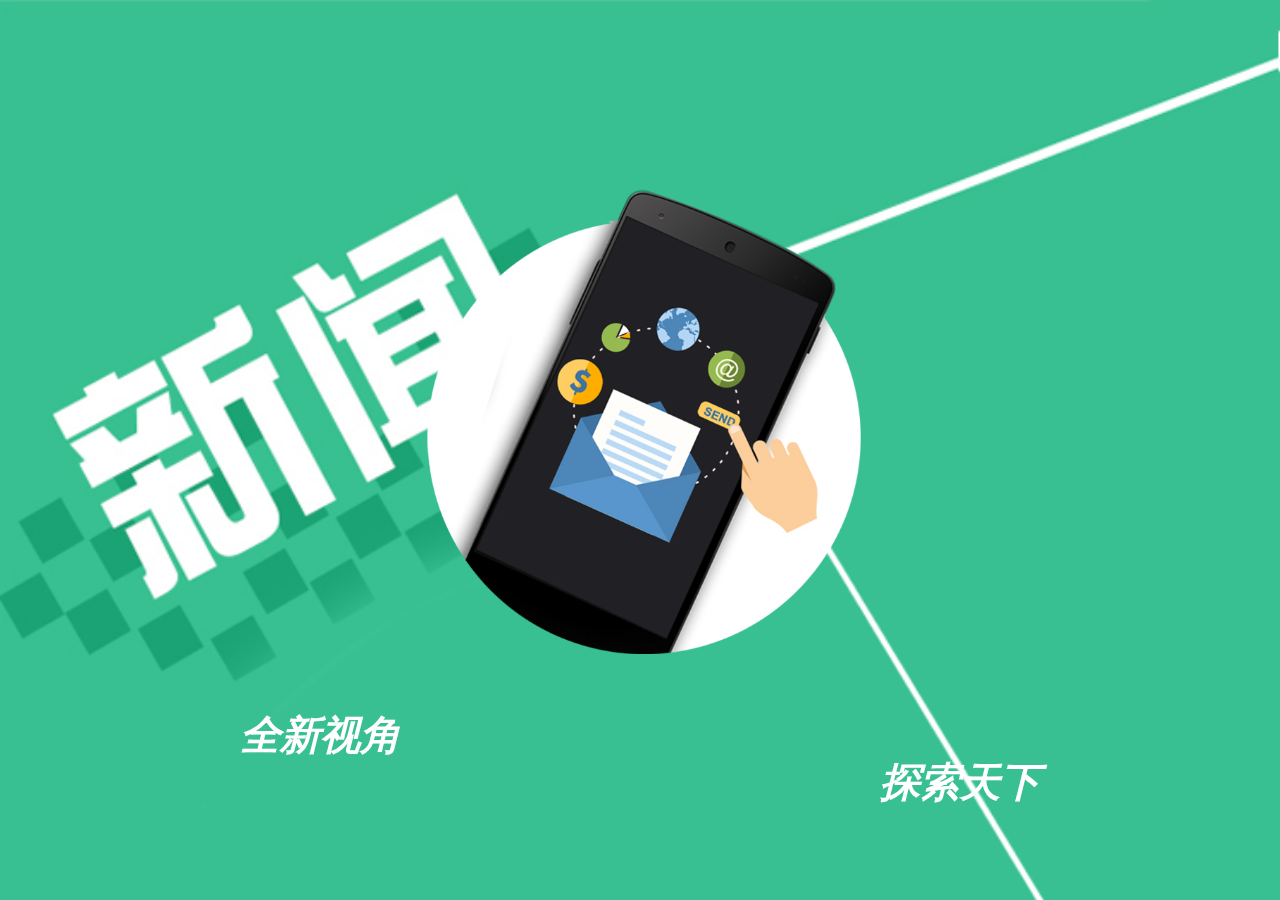
<file: index.html>
<!DOCTYPE html>
<html>
<head>
    <meta charset="utf-8">
    <meta name="viewport" content="initial-scale=1.0, maximum-scale=1.0, user-scalable=no" />
    <meta name="x5-orientation" content="portrait | landscape" />
    <meta name="format-detection" content="telephone=no, email=no" />
    <meta name="screen-orientation" content="portrait">
    <link rel="shortcut icon" href="img/favicon.png">
    <link rel="stylesheet" href="css/swiper.min.css">
    <link rel="stylesheet" href="css/animate.css">
    <link rel="stylesheet" href="css/index.css">
    <script src="js/jquery.js"></script>
    <script src="js/swiper.jquery.js"></script>
    <script src="js/swiper.animate1.0.2.min.js"></script>
    <title>News-APP</title>
</head>
<body>
<div class="swiper-container">
    <div class="swiper-wrapper">
        <div class="swiper-slide">
            <div class="bg11 ani" swiper-animate-effect="zoomIn" swiper-animate-duration="0.5s" swiper-animate-delay="0.2s"></div>
            <div class="word">
                <div class="word1 ani" swiper-animate-effect="fadeInLeft" swiper-animate-duration="0.5s" swiper-animate-delay="0.7s">全新视角</div>
                <div class="word2 ani" swiper-animate-effect="fadeInRight" swiper-animate-duration="0.5s" swiper-animate-delay="0.7s">探索天下</div>
            </div>
        </div>
        <div class="swiper-slide">
            <div class="bg11 ani" swiper-animate-effect="zoomIn" swiper-animate-duration="0.5s" swiper-animate-delay="0.2s"></div>
            <div class="word">
                <div class="word1 ani" swiper-animate-effect="fadeInLeft" swiper-animate-duration="0.5s" swiper-animate-delay="0.2s">我的订阅</div>
                <div class="word2 ani" swiper-animate-effect="fadeInRight" swiper-animate-duration="0.5s" swiper-animate-delay="0.2s">专属定制</div>
            </div>
        </div>
        <div class="swiper-slide">
            <div class="bg11 ani" swiper-animate-effect="zoomIn" swiper-animate-duration="0.5s" swiper-animate-delay="0.2s"></div>
            <div class="word">
                <div class="word1 ani" swiper-animate-effect="fadeInLeft" swiper-animate-duration="0.5s" swiper-animate-delay="0.2s">化繁为简</div>
                <div class="word2 ani" swiper-animate-effect="fadeInRight" swiper-animate-duration="0.5s" swiper-animate-delay="0.2s">一目了然</div>
            </div>
        </div>
        <div class="swiper-slide">
            <div class="bg11 ani" swiper-animate-effect="zoomIn" swiper-animate-duration="0.5s" swiper-animate-delay="0.2s"></div>
            <div class="word">
                <div class="word1 ani" swiper-animate-effect="fadeInLeft" swiper-animate-duration="0.5s" swiper-animate-delay="0.2s">包罗万象</div>
                <div class="word2 ani" swiper-animate-effect="fadeInRight" swiper-animate-duration="0.5s" swiper-animate-delay="0.2s">精彩推荐</div>
            </div>
        </div>
        <div class="swiper-slide">
            <div class="bg11 ani" swiper-animate-effect="bounceIn" swiper-animate-duration="0.8s" swiper-animate-delay="0.2s"></div>
            <div class="word ani" swiper-animate-effect="swing" swiper-animate-duration="0.8s" swiper-animate-delay="0.5s">
                <a href="login.html"></a>
            </div>
        </div>
    </div>
    <!-- 分页器 -->
    <div class="swiper-pagination"></div>
</div>
</body>
<script>
    function resise(designSize,type) {
        var type= type || "x";
        var width = document.documentElement.clientWidth;
        var height = document.documentElement.clientHeight;
        if(type == "x"){
            var scale = width/designSize*100+"px";
        }else if(type == "y"){
            var scale = height/designSize*100+"px";
        }
        document.getElementsByTagName("html")[0].style.fontSize = scale;
    }
    resise(1334,"y");

    //swiper插件启用
    var mySwiper = new Swiper ('.swiper-container', {
        // 如果需要分页器
        // pagination: '.swiper-pagination',

        //添加动画
        onInit: function(swiper){ //Swiper2.x的初始化是onFirstInit
            swiperAnimateCache(swiper); //隐藏动画元素
            swiperAnimate(swiper); //初始化完成开始动画
        },
        onSlideChangeEnd: function(swiper){
            swiperAnimate(swiper); //每个slide切换结束时也运行当前slide动画
        }

    });
</script>
</html>
</file>
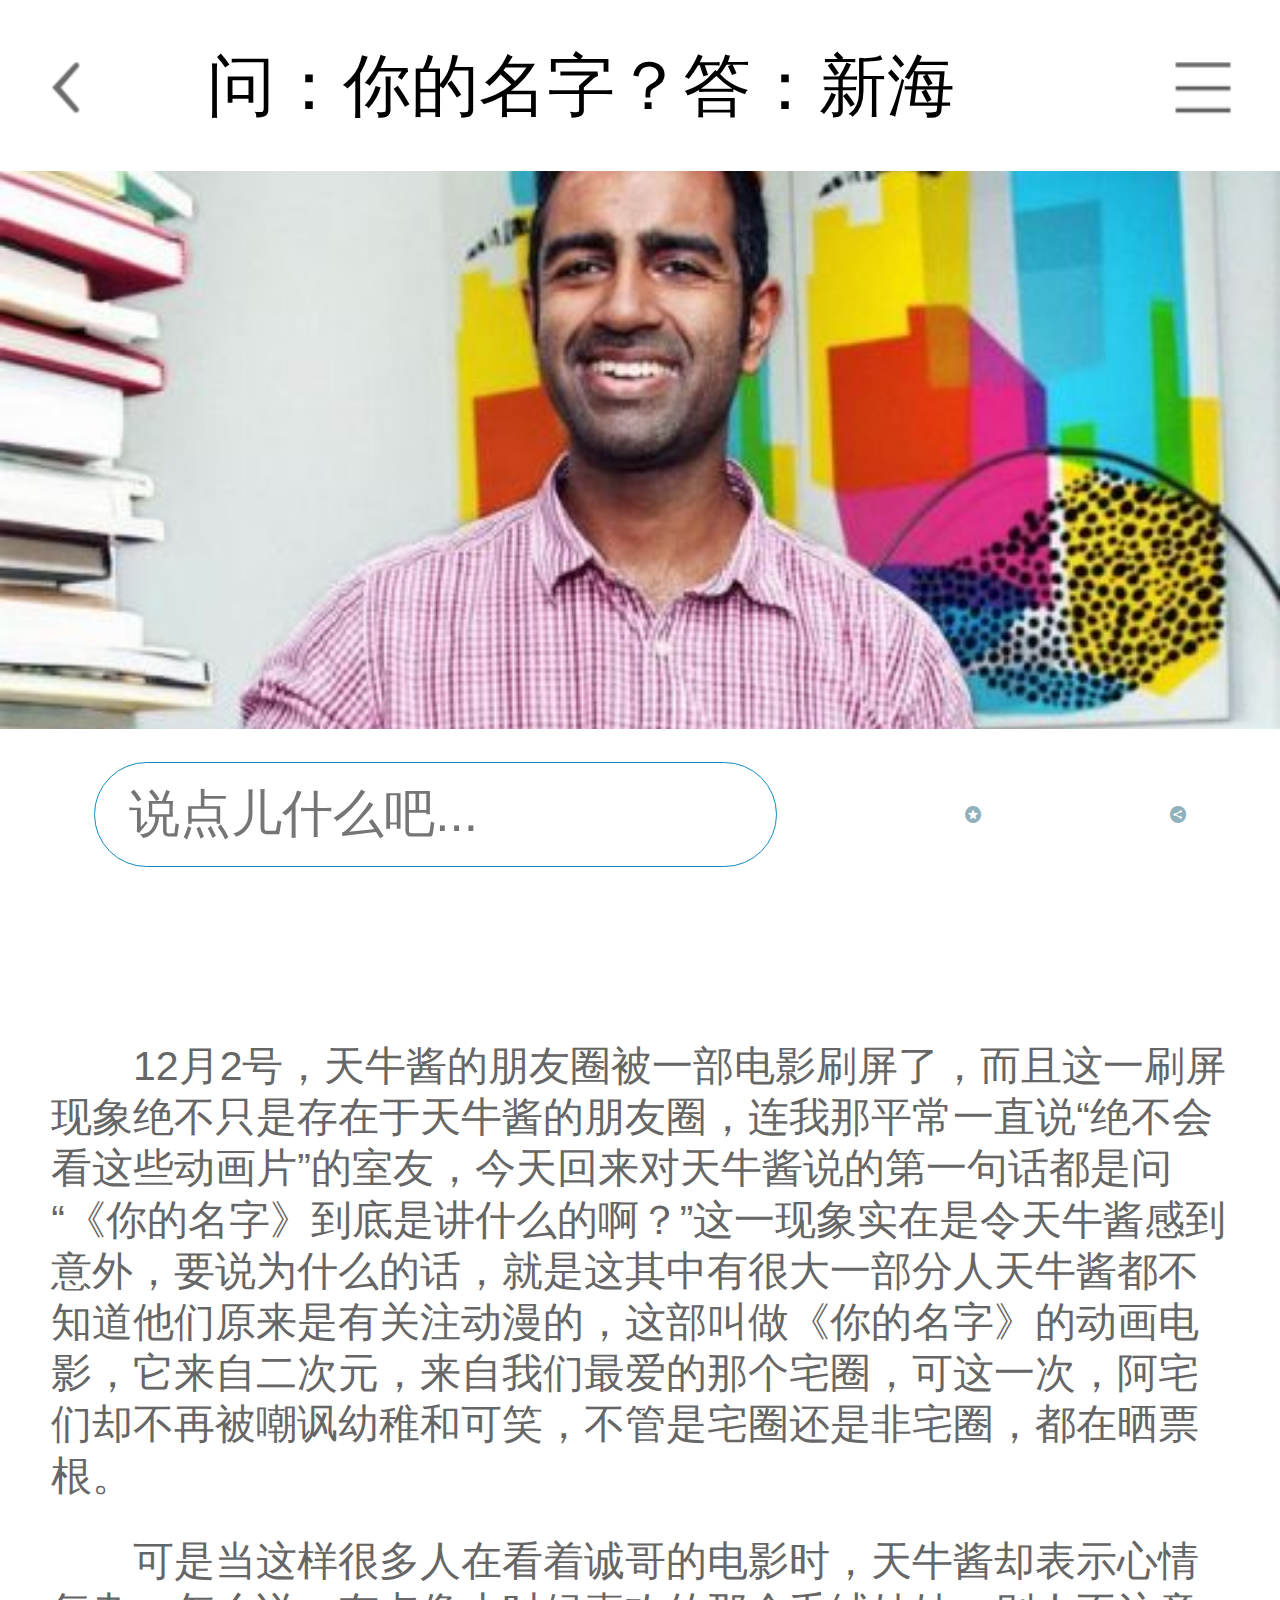
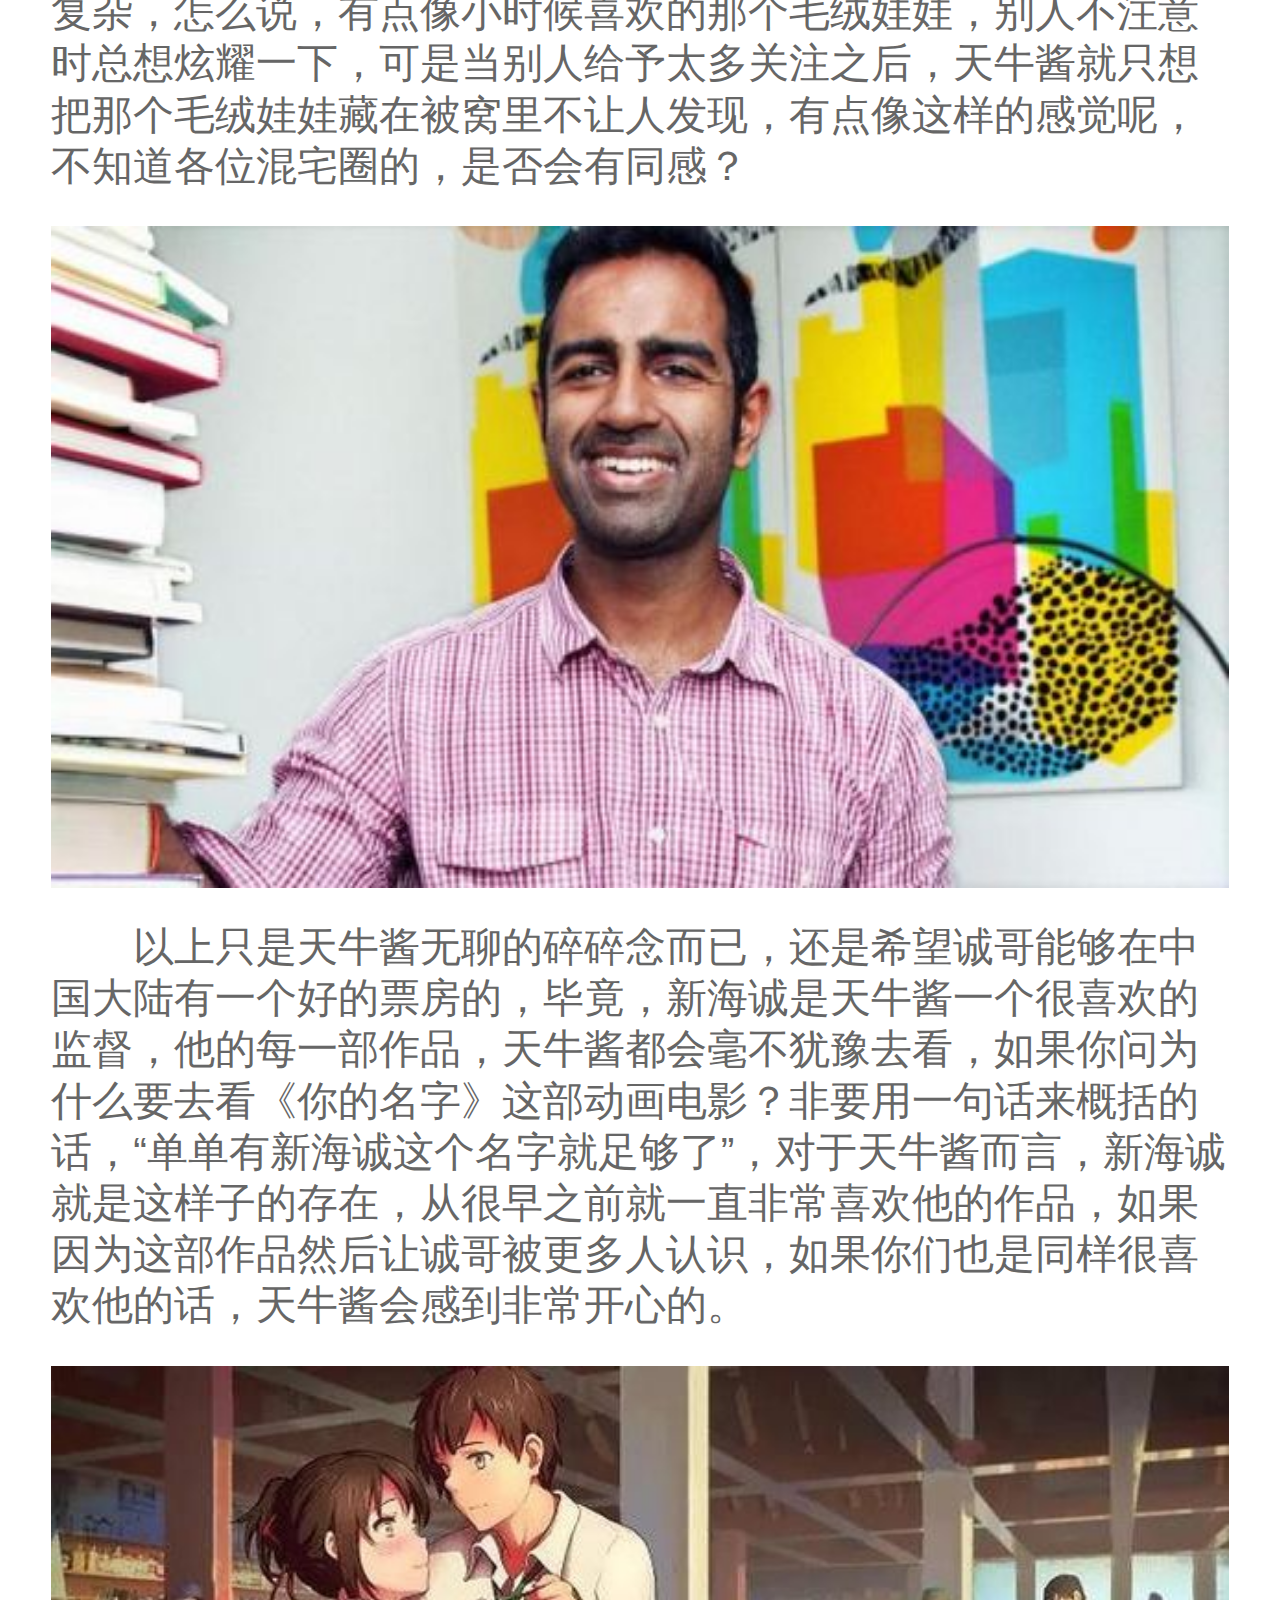
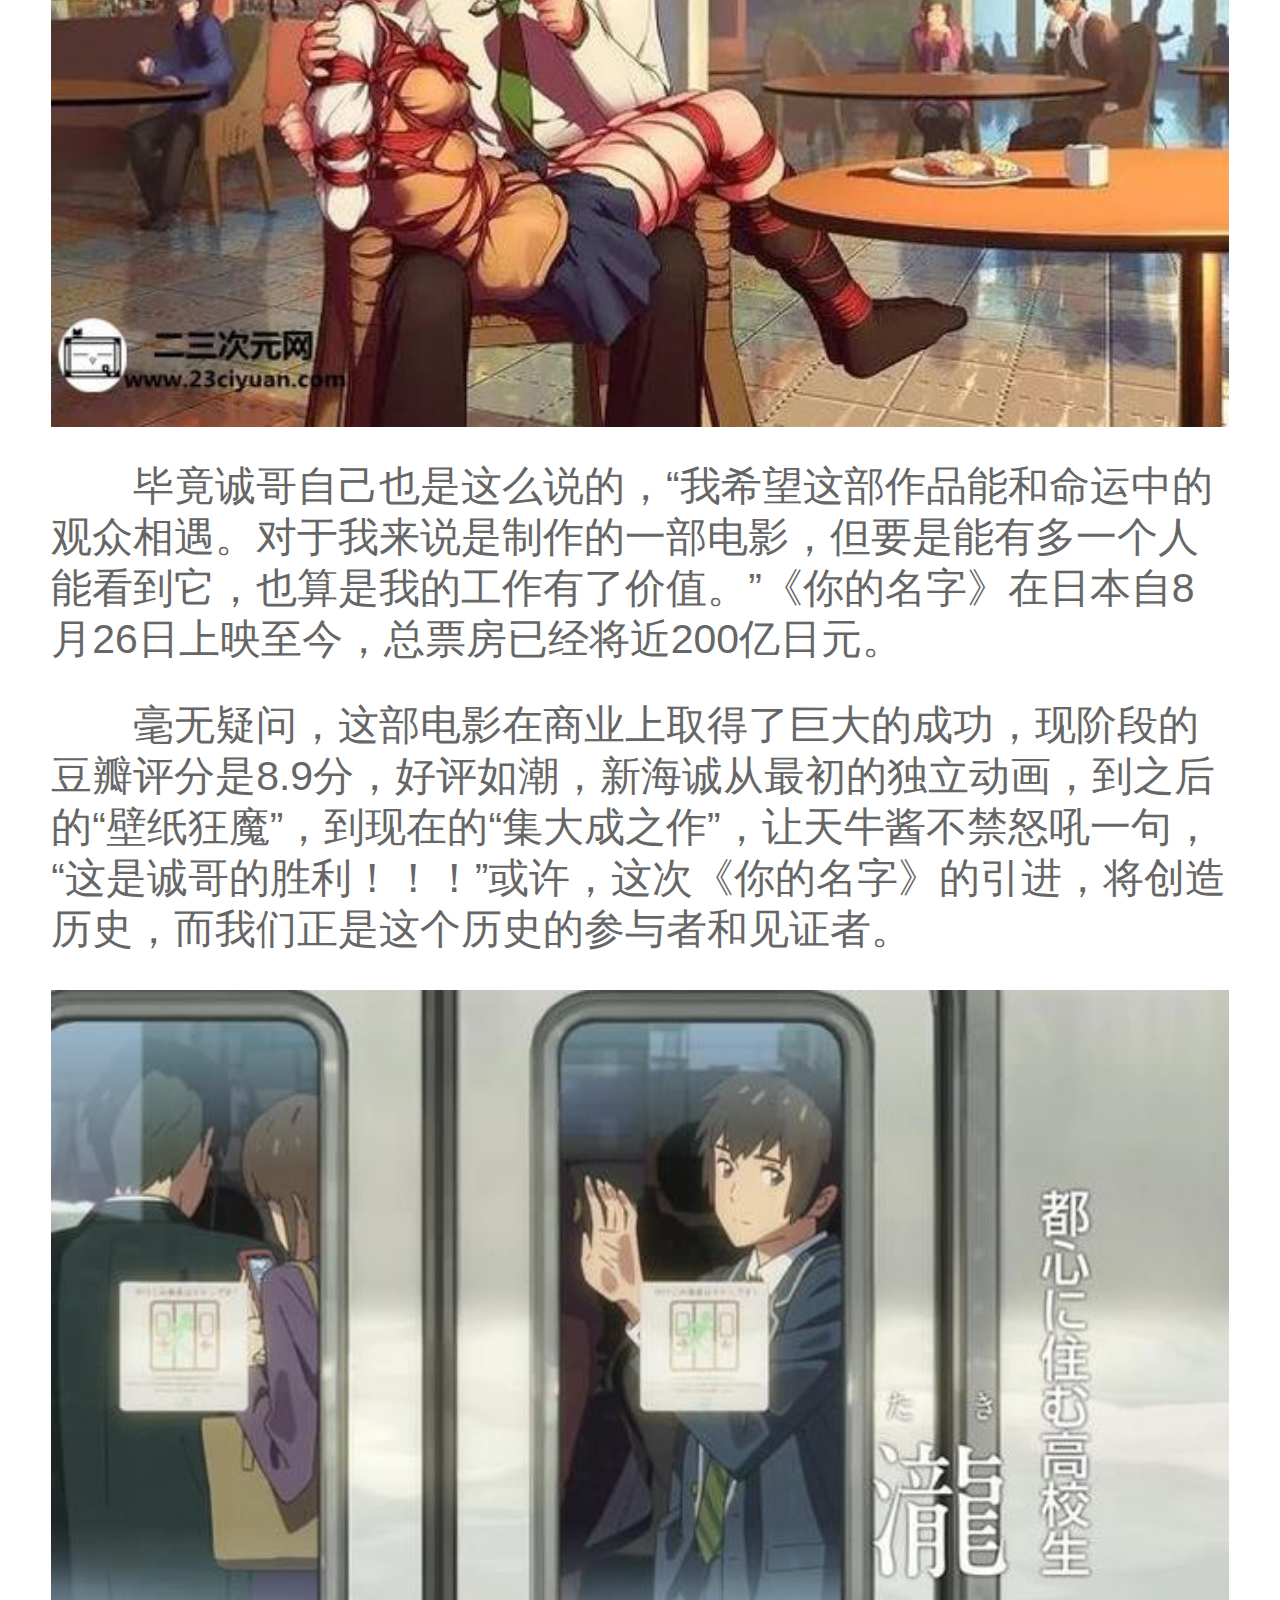
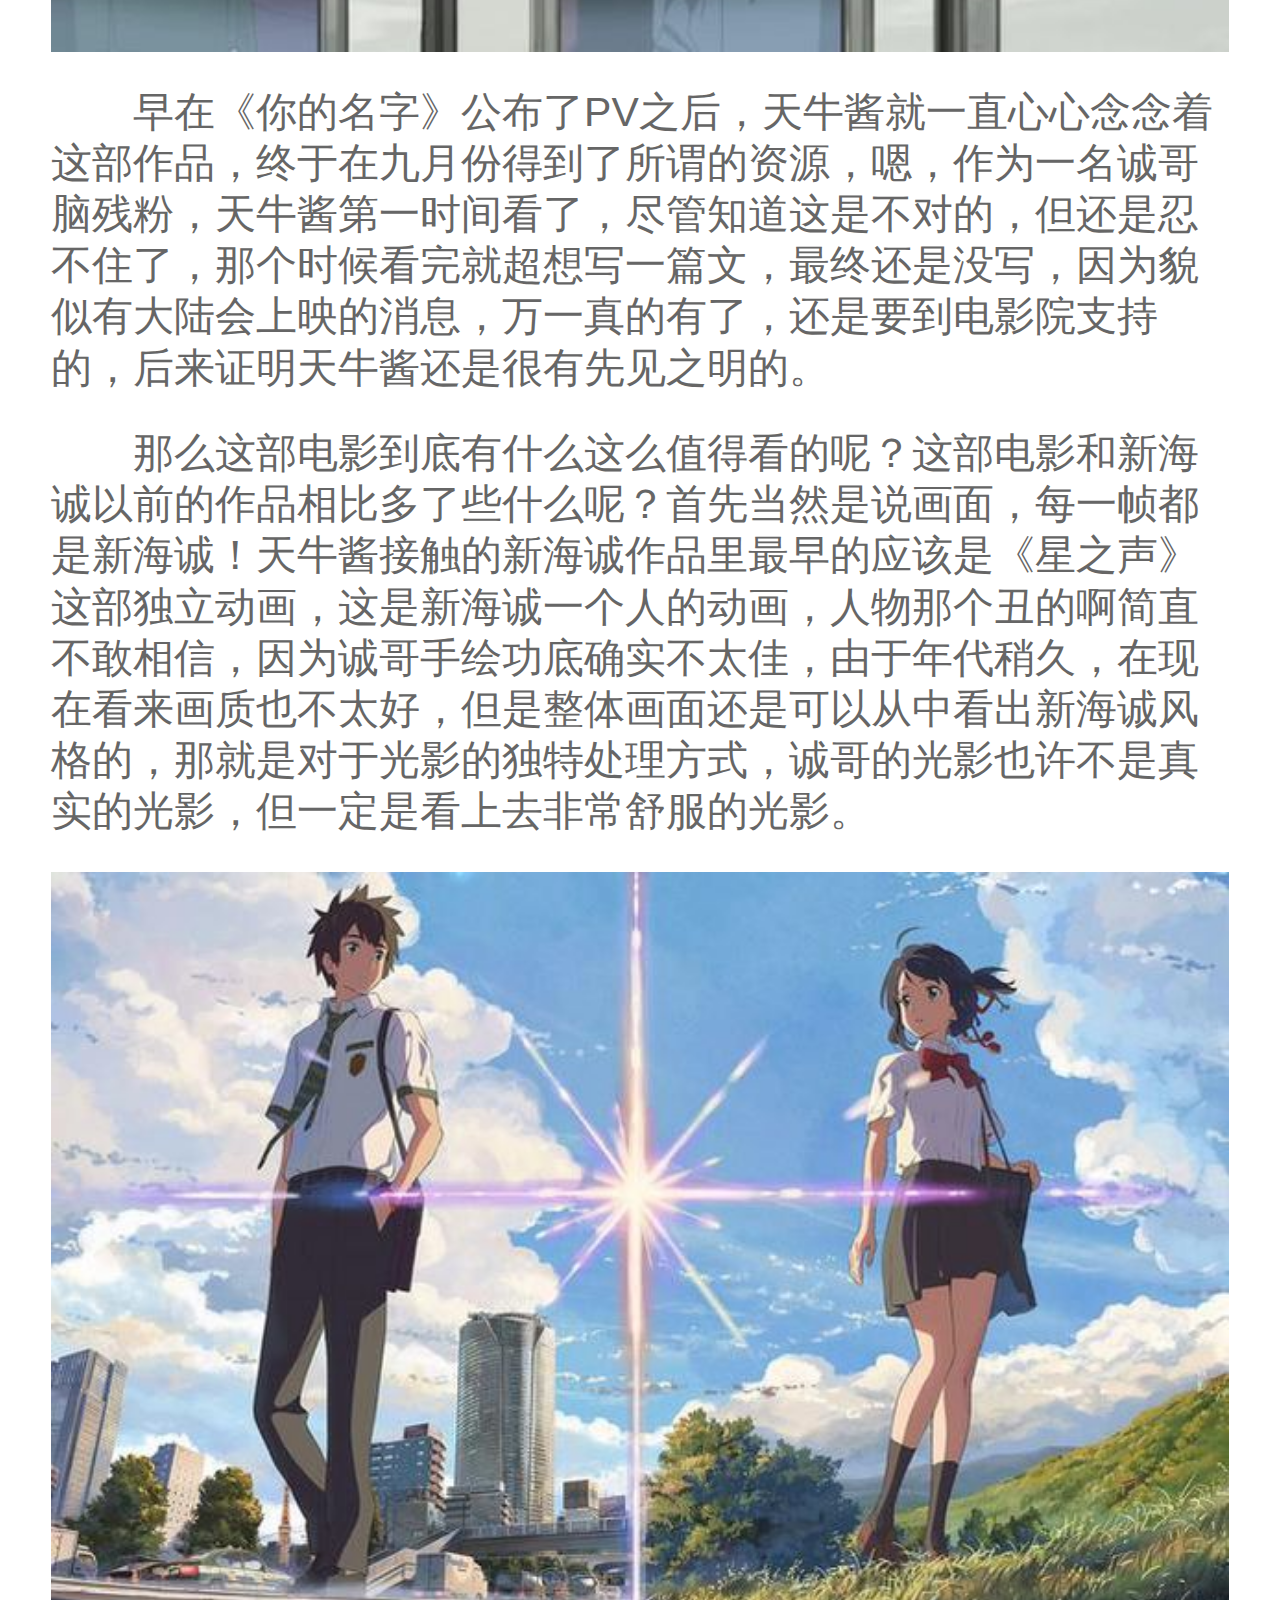
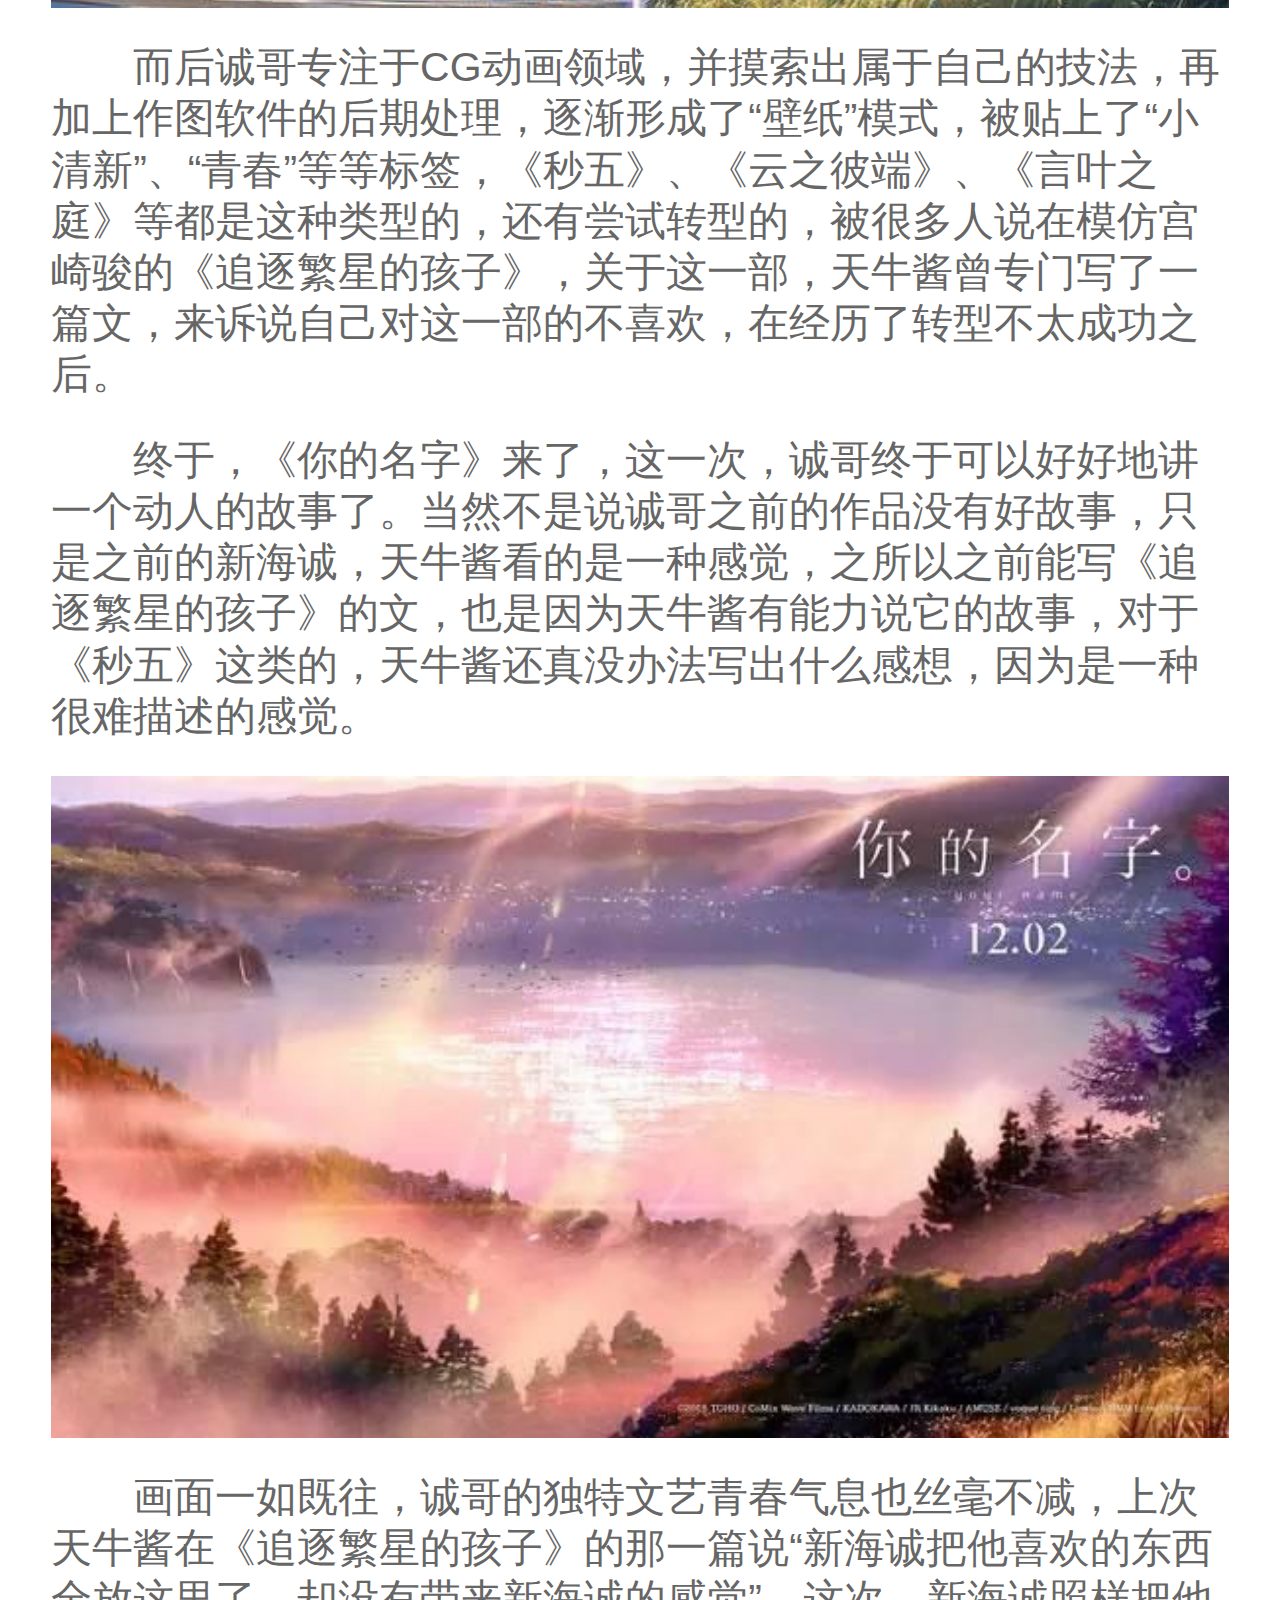
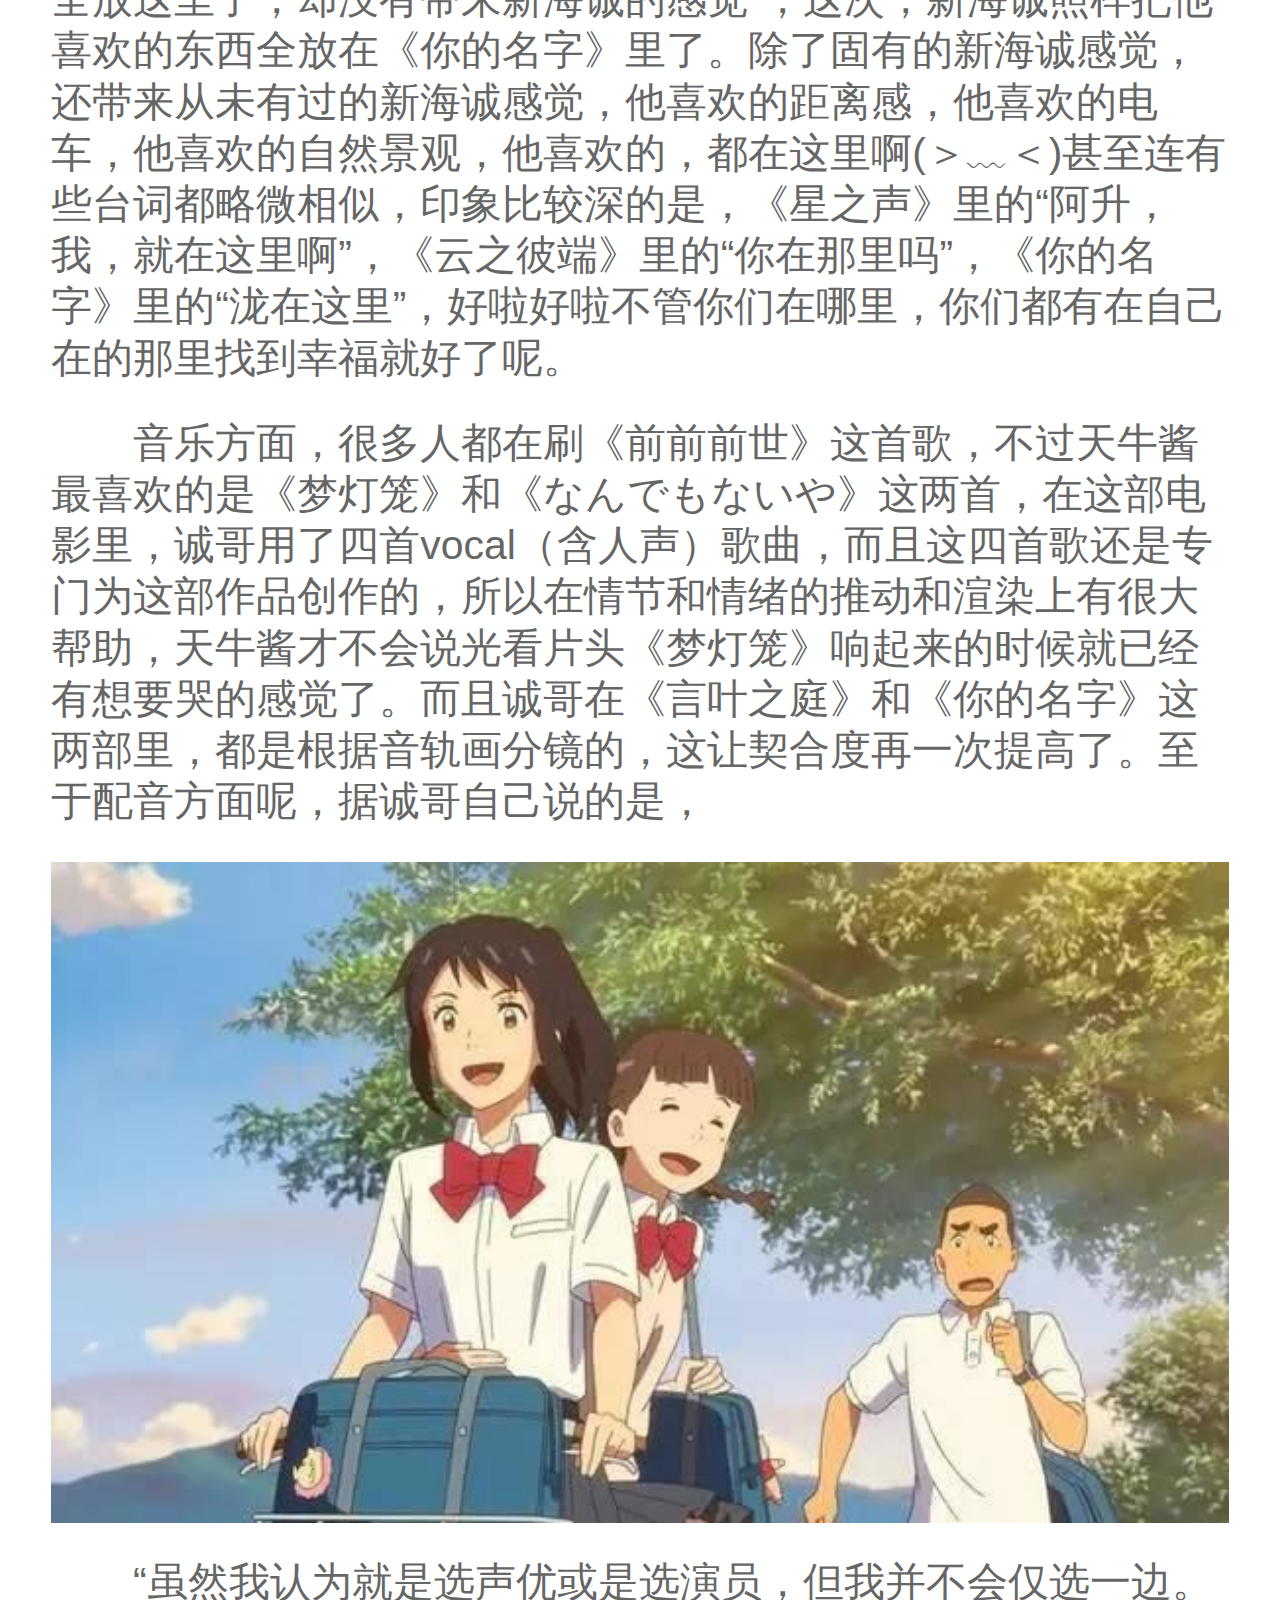
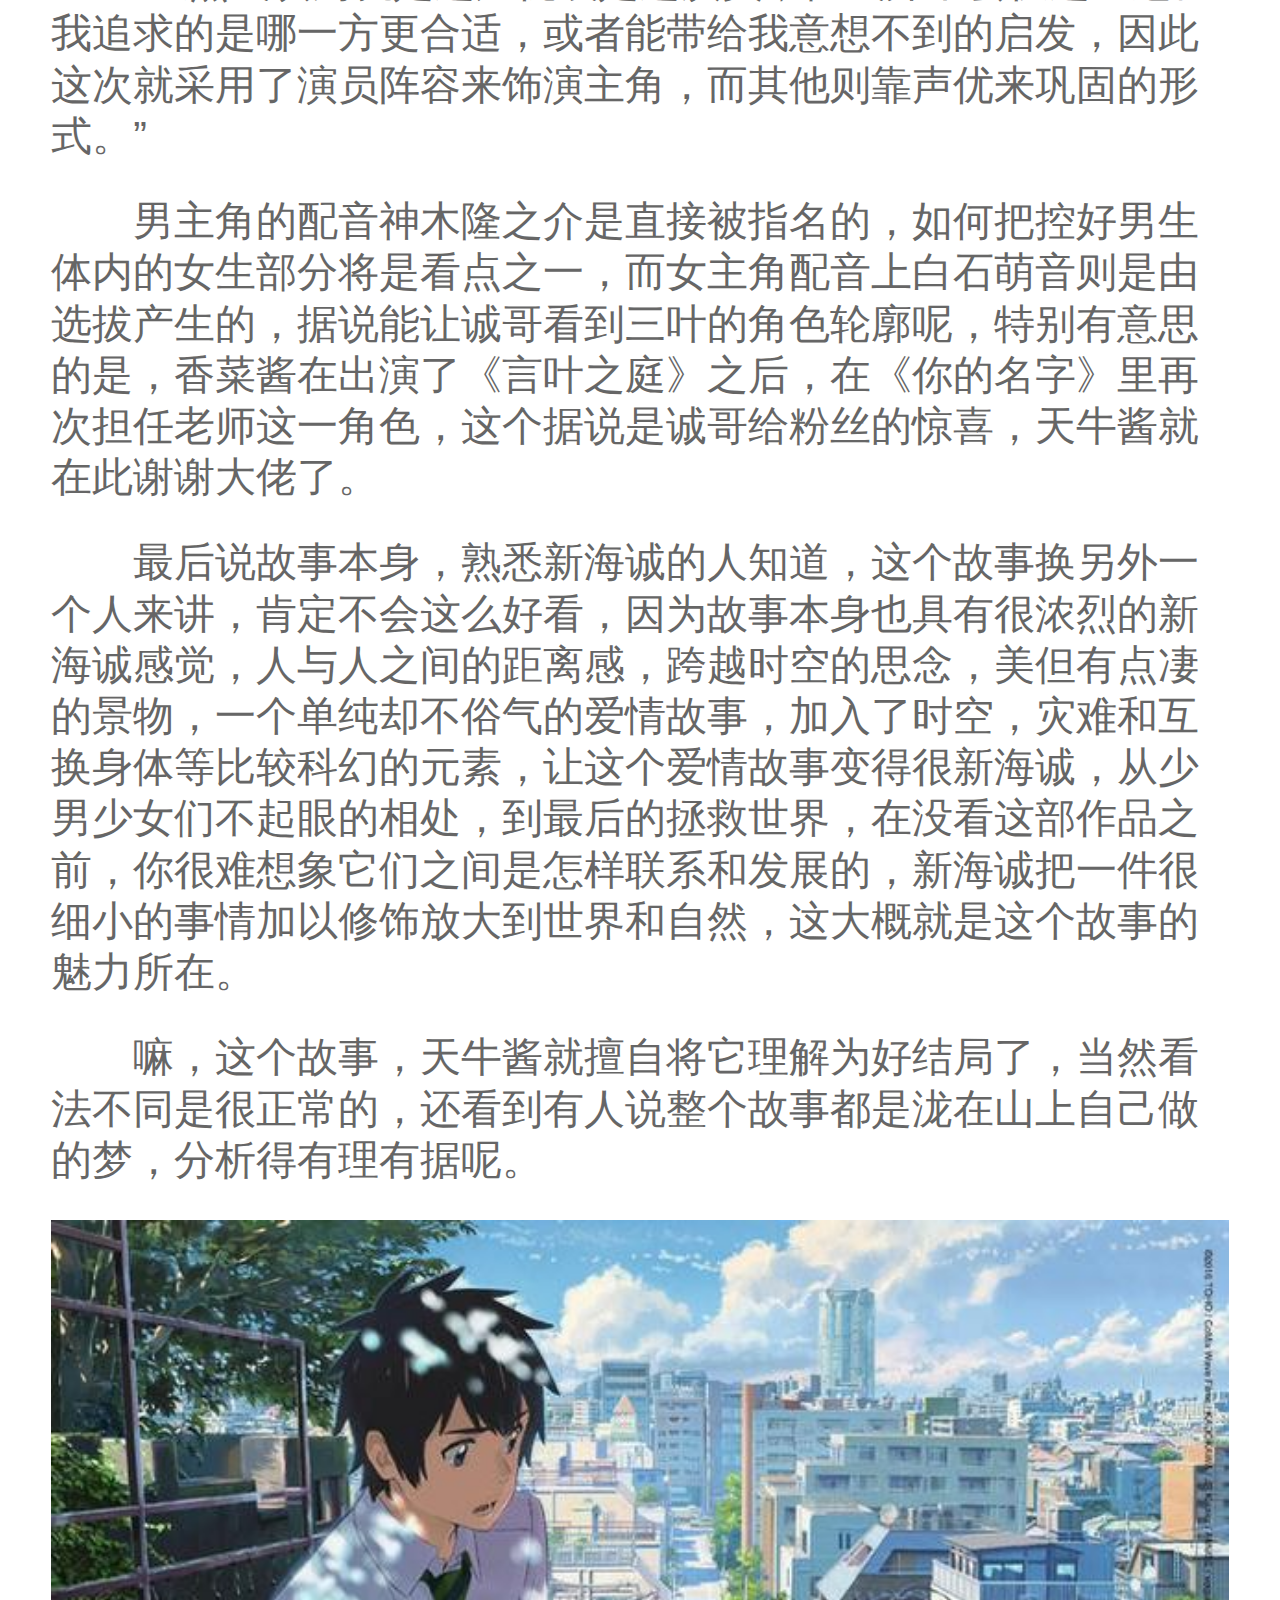
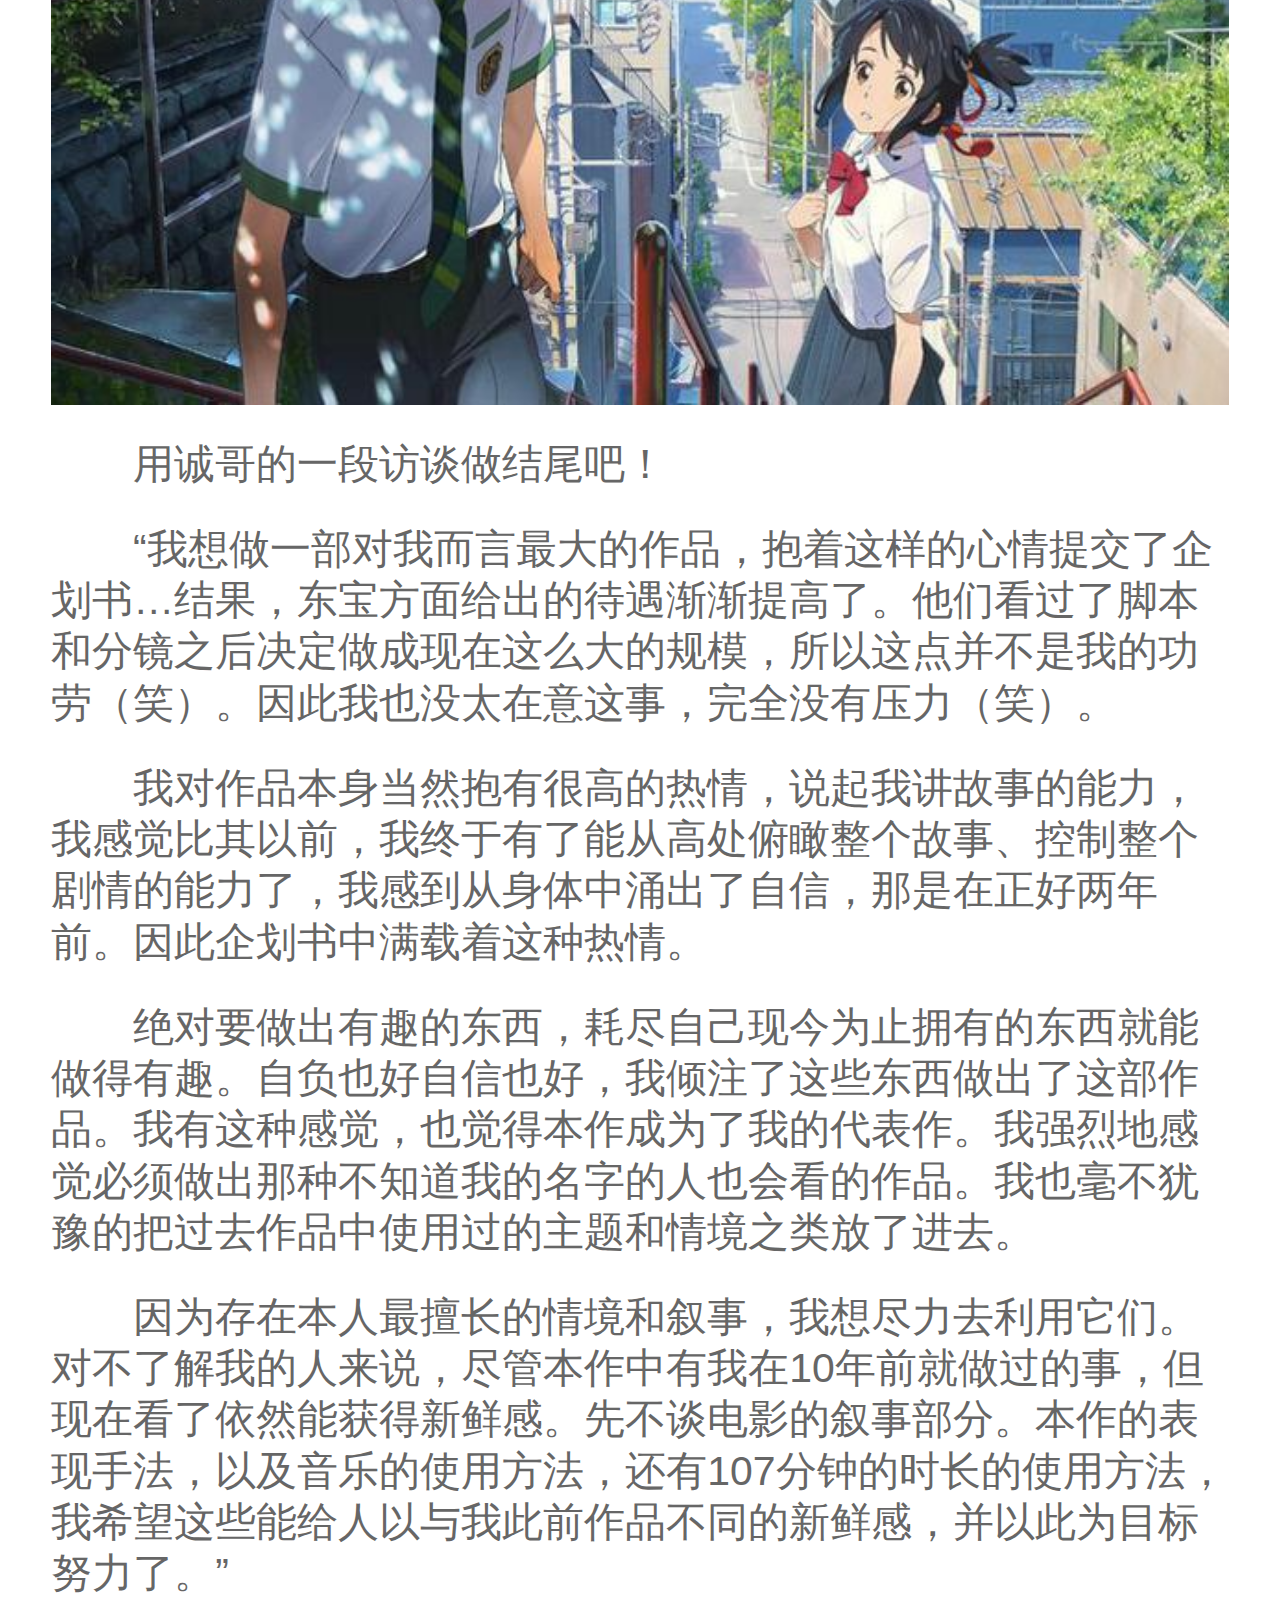
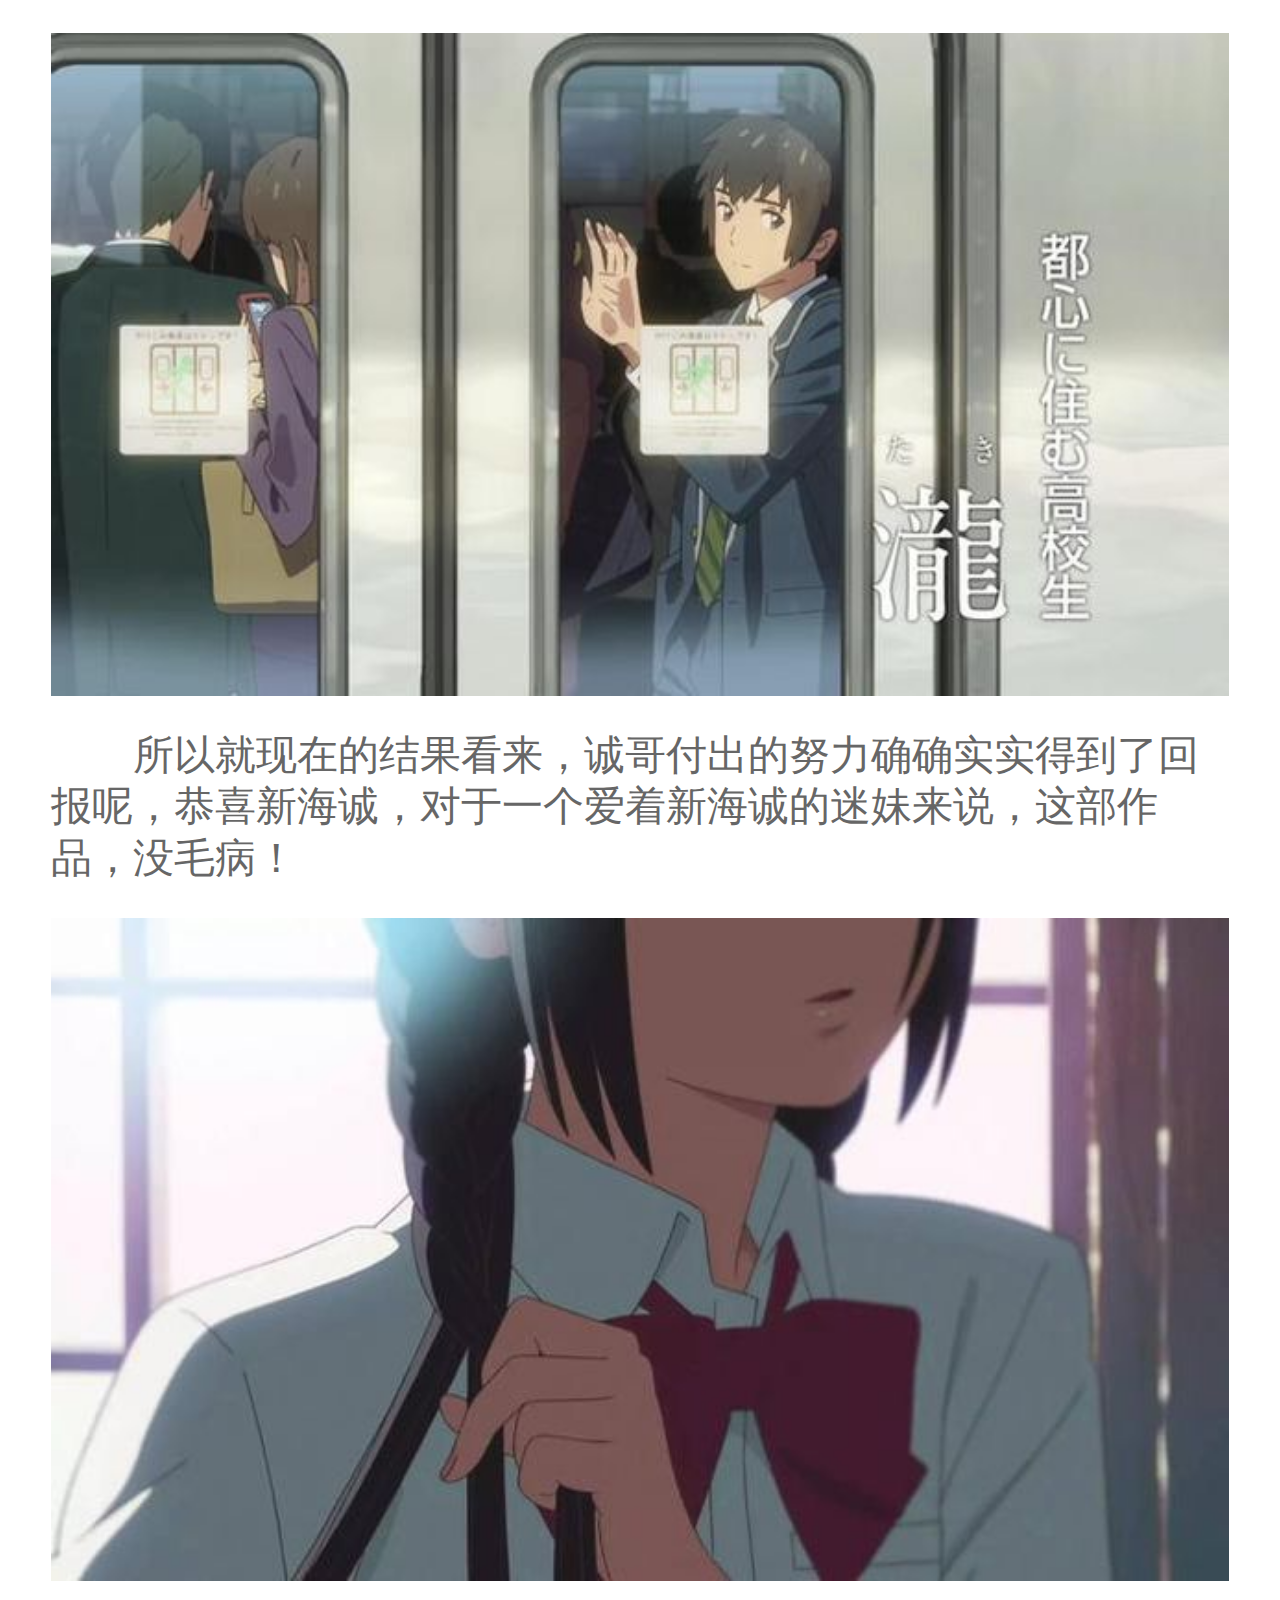
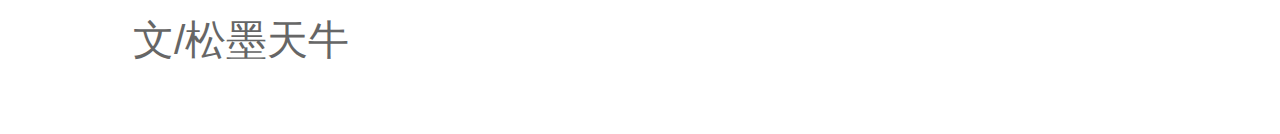
<file: content.html>
<!DOCTYPE html>
<html lang="en">
<head>
    <meta charset="UTF-8">
    <meta name="viewport" content="initial-scale=1.0, maximum-scale=1.0, user-scalable=no" />
    <meta name="x5-orientation" content="portrait | landscape" />
    <meta name="format-detection" content="telephone=no, email=no" />
    <meta name="screen-orientation" content="portrait">
    <link rel="shortcut icon" href="img/favicon.png">
    <link rel="stylesheet" href="css/swiper.min.css">
    <link rel="stylesheet" href="css/animate.css">
    <link rel="stylesheet" href="css/index.css">
    <script src="js/jquery.js"></script>
    <script src="js/swiper.jquery.js"></script>
    <script src="js/swiper.animate1.0.2.min.js"></script>
    <script src="js/index.js"></script>
    <title>News-APP</title>
</head>
<body>
    <div class="content">
        <div class="title">
            <div class="back"><a href="news.html"></a></div>
            <p>问：你的名字？答：新海诚！</p>
            <div class="nav"></div>
            <div class="share"></div>
        </div>
        <div class="img"></div>
        <div class="head">
            问：你的名字？答：新海诚！
        </div>
        <div class="word">
            <p>12月2号，天牛酱的朋友圈被一部电影刷屏了，而且这一刷屏现象绝不只是存在于天牛酱的朋友圈，连我那平常一直说“绝不会看这些动画片”的室友，今天回来对天牛酱说的第一句话都是问“《你的名字》到底是讲什么的啊？”这一现象实在是令天牛酱感到意外，要说为什么的话，就是这其中有很大一部分人天牛酱都不知道他们原来是有关注动漫的，这部叫做《你的名字》的动画电影，它来自二次元，来自我们最爱的那个宅圈，可这一次，阿宅们却不再被嘲讽幼稚和可笑，不管是宅圈还是非宅圈，都在晒票根。</p>
            <p>可是当这样很多人在看着诚哥的电影时，天牛酱却表示心情复杂，怎么说，有点像小时候喜欢的那个毛绒娃娃，别人不注意时总想炫耀一下，可是当别人给予太多关注之后，天牛酱就只想把那个毛绒娃娃藏在被窝里不让人发现，有点像这样的感觉呢，不知道各位混宅圈的，是否会有同感？</p>
            <p><img src="img/contents/title.jpg" alt=""></p>
            <p>以上只是天牛酱无聊的碎碎念而已，还是希望诚哥能够在中国大陆有一个好的票房的，毕竟，新海诚是天牛酱一个很喜欢的监督，他的每一部作品，天牛酱都会毫不犹豫去看，如果你问为什么要去看《你的名字》这部动画电影？非要用一句话来概括的话，“单单有新海诚这个名字就足够了”，对于天牛酱而言，新海诚就是这样子的存在，从很早之前就一直非常喜欢他的作品，如果因为这部作品然后让诚哥被更多人认识，如果你们也是同样很喜欢他的话，天牛酱会感到非常开心的。</p>
            <p><img src="img/contents/img1.jpg" alt=""></p>
            <p>毕竟诚哥自己也是这么说的，“我希望这部作品能和命运中的观众相遇。对于我来说是制作的一部电影，但要是能有多一个人能看到它，也算是我的工作有了价值。”《你的名字》在日本自8月26日上映至今，总票房已经将近200亿日元。</p>
            <p>毫无疑问，这部电影在商业上取得了巨大的成功，现阶段的豆瓣评分是8.9分，好评如潮，新海诚从最初的独立动画，到之后的“壁纸狂魔”，到现在的“集大成之作”，让天牛酱不禁怒吼一句，“这是诚哥的胜利！！！”或许，这次《你的名字》的引进，将创造历史，而我们正是这个历史的参与者和见证者。</p>
            <p><img src="img/contents/img6.jpg" alt=""></p>
            <p>早在《你的名字》公布了PV之后，天牛酱就一直心心念念着这部作品，终于在九月份得到了所谓的资源，嗯，作为一名诚哥脑残粉，天牛酱第一时间看了，尽管知道这是不对的，但还是忍不住了，那个时候看完就超想写一篇文，最终还是没写，因为貌似有大陆会上映的消息，万一真的有了，还是要到电影院支持的，后来证明天牛酱还是很有先见之明的。</p>
            <p>那么这部电影到底有什么这么值得看的呢？这部电影和新海诚以前的作品相比多了些什么呢？首先当然是说画面，每一帧都是新海诚！天牛酱接触的新海诚作品里最早的应该是《星之声》这部独立动画，这是新海诚一个人的动画，人物那个丑的啊简直不敢相信，因为诚哥手绘功底确实不太佳，由于年代稍久，在现在看来画质也不太好，但是整体画面还是可以从中看出新海诚风格的，那就是对于光影的独特处理方式，诚哥的光影也许不是真实的光影，但一定是看上去非常舒服的光影。</p>
            <p><img src="img/contents/img2.jpg" alt=""></p>
            <p>而后诚哥专注于CG动画领域，并摸索出属于自己的技法，再加上作图软件的后期处理，逐渐形成了“壁纸”模式，被贴上了“小清新”、“青春”等等标签，《秒五》、《云之彼端》、《言叶之庭》等都是这种类型的，还有尝试转型的，被很多人说在模仿宫崎骏的《追逐繁星的孩子》，关于这一部，天牛酱曾专门写了一篇文，来诉说自己对这一部的不喜欢，在经历了转型不太成功之后。
</p>
            <p>终于，《你的名字》来了，这一次，诚哥终于可以好好地讲一个动人的故事了。当然不是说诚哥之前的作品没有好故事，只是之前的新海诚，天牛酱看的是一种感觉，之所以之前能写《追逐繁星的孩子》的文，也是因为天牛酱有能力说它的故事，对于《秒五》这类的，天牛酱还真没办法写出什么感想，因为是一种很难描述的感觉。</p>
            <p><img src="img/contents/img3.jpg" alt=""></p>
            <p>画面一如既往，诚哥的独特文艺青春气息也丝毫不减，上次天牛酱在《追逐繁星的孩子》的那一篇说“新海诚把他喜欢的东西全放这里了，却没有带来新海诚的感觉”，这次，新海诚照样把他喜欢的东西全放在《你的名字》里了。除了固有的新海诚感觉，还带来从未有过的新海诚感觉，他喜欢的距离感，他喜欢的电车，他喜欢的自然景观，他喜欢的，都在这里啊(＞﹏＜)甚至连有些台词都略微相似，印象比较深的是，《星之声》里的“阿升，我，就在这里啊”，《云之彼端》里的“你在那里吗”，《你的名字》里的“泷在这里”，好啦好啦不管你们在哪里，你们都有在自己在的那里找到幸福就好了呢。</p>
            <p>音乐方面，很多人都在刷《前前前世》这首歌，不过天牛酱最喜欢的是《梦灯笼》和《なんでもないや》这两首，在这部电影里，诚哥用了四首vocal（含人声）歌曲，而且这四首歌还是专门为这部作品创作的，所以在情节和情绪的推动和渲染上有很大帮助，天牛酱才不会说光看片头《梦灯笼》响起来的时候就已经有想要哭的感觉了。而且诚哥在《言叶之庭》和《你的名字》这两部里，都是根据音轨画分镜的，这让契合度再一次提高了。至于配音方面呢，据诚哥自己说的是，</p>
            <p><img src="img/contents/img4.jpg" alt=""></p>
            <p>“虽然我认为就是选声优或是选演员，但我并不会仅选一边。我追求的是哪一方更合适，或者能带给我意想不到的启发，因此这次就采用了演员阵容来饰演主角，而其他则靠声优来巩固的形式。”</p>
            <p>男主角的配音神木隆之介是直接被指名的，如何把控好男生体内的女生部分将是看点之一，而女主角配音上白石萌音则是由选拔产生的，据说能让诚哥看到三叶的角色轮廓呢，特别有意思的是，香菜酱在出演了《言叶之庭》之后，在《你的名字》里再次担任老师这一角色，这个据说是诚哥给粉丝的惊喜，天牛酱就在此谢谢大佬了。</p>
            <p>最后说故事本身，熟悉新海诚的人知道，这个故事换另外一个人来讲，肯定不会这么好看，因为故事本身也具有很浓烈的新海诚感觉，人与人之间的距离感，跨越时空的思念，美但有点凄的景物，一个单纯却不俗气的爱情故事，加入了时空，灾难和互换身体等比较科幻的元素，让这个爱情故事变得很新海诚，从少男少女们不起眼的相处，到最后的拯救世界，在没看这部作品之前，你很难想象它们之间是怎样联系和发展的，新海诚把一件很细小的事情加以修饰放大到世界和自然，这大概就是这个故事的魅力所在。</p>
            <p>嘛，这个故事，天牛酱就擅自将它理解为好结局了，当然看法不同是很正常的，还看到有人说整个故事都是泷在山上自己做的梦，分析得有理有据呢。</p>
            <p><img src="img/contents/img5.jpg" alt=""></p>
            <p>用诚哥的一段访谈做结尾吧！</p>
            <p>“我想做一部对我而言最大的作品，抱着这样的心情提交了企划书…结果，东宝方面给出的待遇渐渐提高了。他们看过了脚本和分镜之后决定做成现在这么大的规模，所以这点并不是我的功劳（笑）。因此我也没太在意这事，完全没有压力（笑）。</p>
            <p>我对作品本身当然抱有很高的热情，说起我讲故事的能力，我感觉比其以前，我终于有了能从高处俯瞰整个故事、控制整个剧情的能力了，我感到从身体中涌出了自信，那是在正好两年前。因此企划书中满载着这种热情。</p>
            <p>绝对要做出有趣的东西，耗尽自己现今为止拥有的东西就能做得有趣。自负也好自信也好，我倾注了这些东西做出了这部作品。我有这种感觉，也觉得本作成为了我的代表作。我强烈地感觉必须做出那种不知道我的名字的人也会看的作品。我也毫不犹豫的把过去作品中使用过的主题和情境之类放了进去。</p>
            <p>因为存在本人最擅长的情境和叙事，我想尽力去利用它们。对不了解我的人来说，尽管本作中有我在10年前就做过的事，但现在看了依然能获得新鲜感。先不谈电影的叙事部分。本作的表现手法，以及音乐的使用方法，还有107分钟的时长的使用方法，我希望这些能给人以与我此前作品不同的新鲜感，并以此为目标努力了。”</p>
            <p><img src="img/contents/img6.jpg" alt=""></p>
            <p>所以就现在的结果看来，诚哥付出的努力确确实实得到了回报呢，恭喜新海诚，对于一个爱着新海诚的迷妹来说，这部作品，没毛病！</p>
            <p><img src="img/contents/img7.jpg" alt=""></p>
            <p>文/松墨天牛</p>
        </div>
        <div class="pinglun">
            <input type="text" placeholder="说点儿什么吧..." required autofocus>
            <i class="iconfont icon-shoucang"></i>
            <i class="iconfont icon-share6 share"></i>
        </div>
    </div>
</body>
</html>
</file>
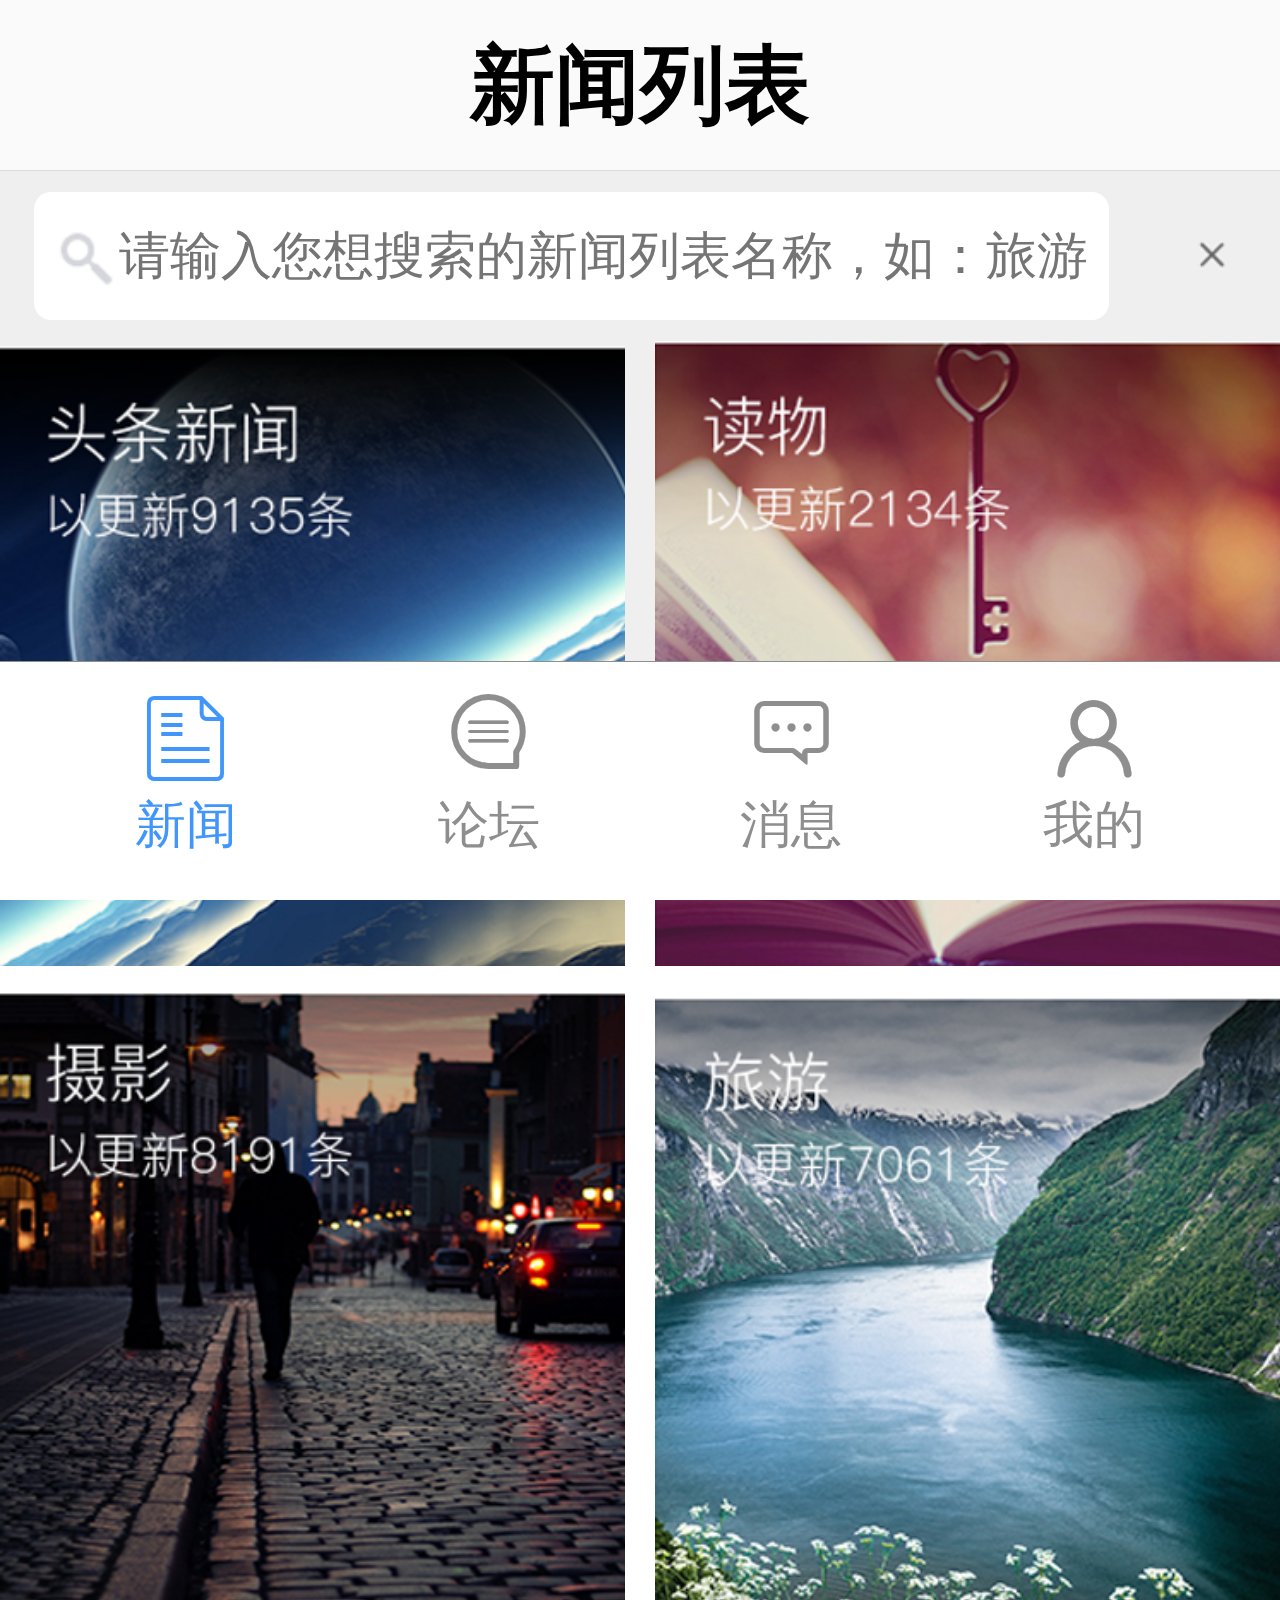
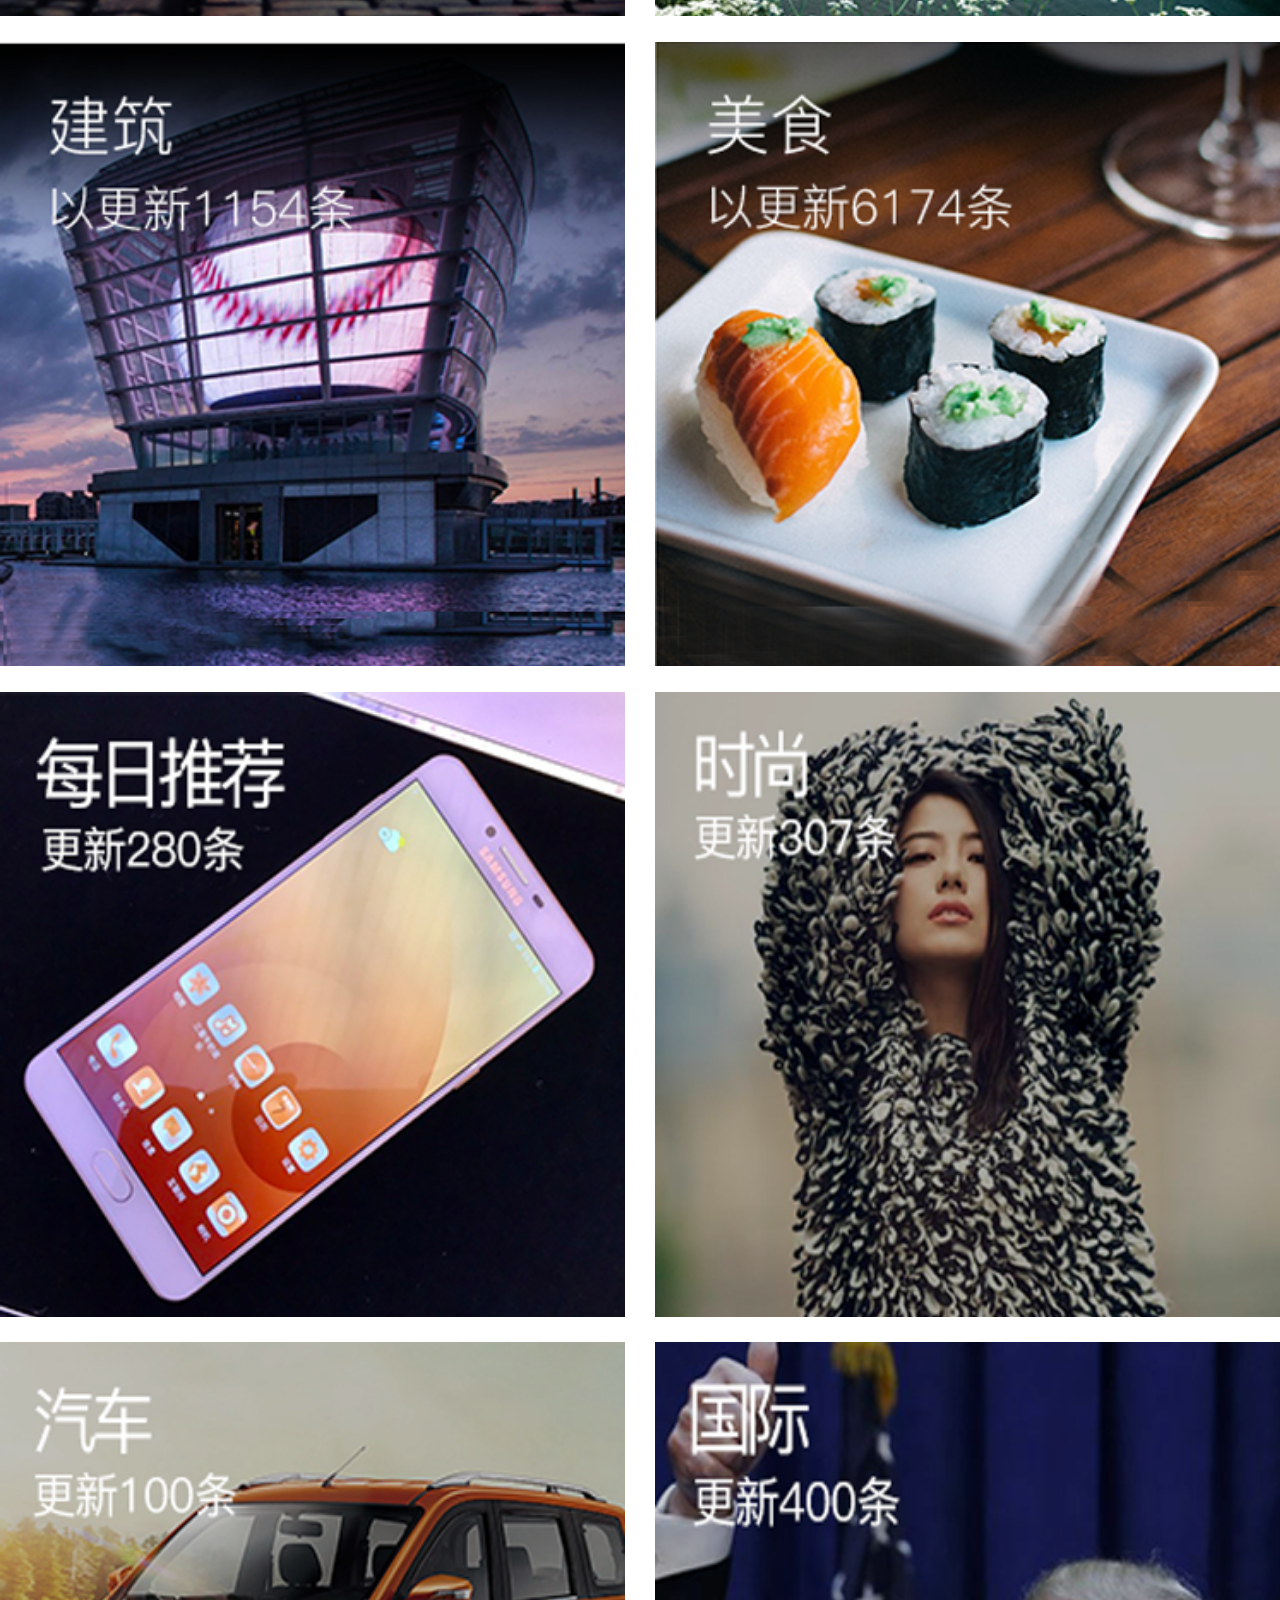
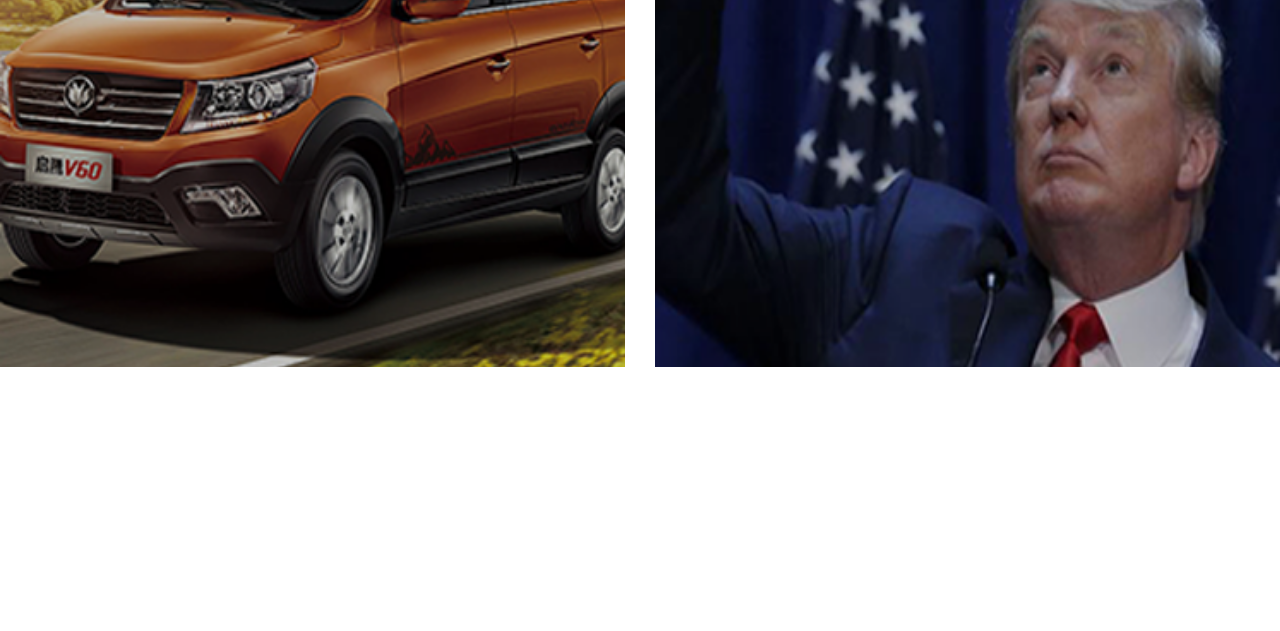
<file: list.html>
<!DOCTYPE html>
<html lang="en">
<head>
    <meta charset="UTF-8">
    <meta name="viewport" content="initial-scale=1.0, maximum-scale=1.0, user-scalable=no" />
    <meta name="x5-orientation" content="portrait | landscape" />
    <meta name="format-detection" content="telephone=no, email=no" />
    <meta name="screen-orientation" content="portrait">
    <link rel="shortcut icon" href="img/favicon.png">
    <link rel="stylesheet" href="css/swiper.min.css">
    <link rel="stylesheet" href="css/animate.css">
    <link rel="stylesheet" href="css/index.css">
    <script src="js/jquery.js"></script>
    <script src="js/swiper.jquery.js"></script>
    <script src="js/swiper.animate1.0.2.min.js"></script>
    <script src="js/index.js"></script>
    <title>News-APP</title>
</head>
<body>
    <div class="list">
        <!--首页-->
        <div id="index" class="menu">
            <h2>新闻列表</h2>
            <div class="input">
                <div class="search">
                    <div class="magnifier"></div>
                    <input type="text" placeholder="请输入您想搜索的新闻列表名称，如：旅游" required autofocus>
                </div>
                <div class="cancel"></div>
            </div>
            <div class="new">
                <div class="news1"><a href="news.html"></a></div>
                <div class="news2"><a href="news.html"></a></div>
                <div class="news3"><a href="news.html"></a></div>
                <div class="news4"><a href="news.html"></a></div>
                <div class="news5"><a href="news.html"></a></div>
                <div class="news6"><a href="news.html"></a></div>
                <div class="news7"><a href="news.html"></a></div>
                <div class="news8"><a href="news.html"></a></div>
                <div class="news9"><a href="news.html"></a></div>
                <div class="news10"><a href="news.html"></a></div>
            </div>
        </div>

        <!--论坛页-->
        <div id="luntan" class="menu">
            <h2>奇闻论坛</h2>
            <div class="input">
                <div class="search">
                    <div class="magnifier"></div>
                    <input type="text" placeholder="请输入您想搜索的新闻，如：赵本山" required autofocus>
                </div>
                <div class="cancel"></div>
            </div>
            <div class="luntanlist">
                <div class="item">
                    <div class="img"></div>
                    <div class="huati">
                        <h3>好友动态</h3>
                        <h5>更新7条好友动态</h5>
                    </div>
                    <div class="guanzhu"></div>
                </div>
                <div class="item">
                    <div class="img"></div>
                    <div class="huati">
                        <h3>好奇心日报</h3>
                        <h5>410.6万条讨论</h5>
                    </div>
                    <div class="guanzhu"></div>
                </div>
                <div class="item">
                    <div class="img"></div>
                    <div class="huati">
                        <h3>理性乐观派</h3>
                        <h5>350.6万条讨论</h5>
                    </div>
                    <div class="guanzhu"></div>
                </div>
                <div class="item">
                    <div class="img"></div>
                    <div class="huati">
                        <h3>FipBoard</h3>
                        <h5>380.6万条讨论</h5>
                    </div>
                    <div class="guanzhu"></div>
                </div>
                <div class="item">
                    <div class="img"></div>
                    <div class="huati">
                        <h3>中国日报</h3>
                        <h5>580.6万条讨论</h5>
                    </div>
                    <div class="guanzhu"></div>
                </div>
                <div class="item">
                    <div class="img"></div>
                    <div class="huati">
                        <h3>丑事百科</h3>
                        <h5>250.6万条讨论</h5>
                    </div>
                    <div class="guanzhu"></div>
                </div>
                <div class="item">
                    <div class="img"></div>
                    <div class="huati">
                        <h3>网易云阅读</h3>
                        <h5>290.6万条讨论</h5>
                    </div>
                    <div class="guanzhu"></div>
                </div>
                <div class="item">
                    <div class="img"></div>
                    <div class="huati">
                        <h3>开心网阅读</h3>
                        <h5>150.6万条讨论</h5>
                    </div>
                    <div class="guanzhu"></div>
                </div>
            </div>
        </div>

        <!--消息页-->
        <div id="xiaoxi" class="menu">
            <h2>我的消息</h2>
            <div class="input">
                <div class="search">
                    <div class="magnifier"></div>
                    <input type="text" placeholder="请输入您想搜索的回复，如：我的回复" required autofocus>
                </div>
                <div class="cancel"></div>
            </div>
            <div class="xiaoxilist">
                <div class="item">
                    <div class="img"></div>
                    <div class="huati">
                        <h3>编辑精选</h3>
                        <h5>蔡英文全面执政：没一个好消息！</h5>
                    </div>
                    <div class="time">1小时以前</div>
                </div>
                <div class="item">
                    <div class="img"></div>
                    <div class="huati">
                        <h3>收到的赞</h3>
                        <h5>暂无消息</h5>
                    </div>
                    <div class="time">刚刚</div>
                </div>
                <div class="item">
                    <div class="img"></div>
                    <div class="huati">
                        <h3>收到的评论</h3>
                        <h5>5条消息</h5>
                    </div>
                    <div class="time">刚刚</div>
                </div>
                <div class="item">
                    <div class="img"></div>
                    <div class="huati">
                        <h3>收到的回复</h3>
                        <h5>12条消息</h5>
                    </div>
                    <div class="time">昨天</div>
                </div>
                <div class="item">
                    <div class="img"></div>
                    <div class="huati">
                        <h3>系统消息</h3>
                        <h5>指挥官您有军情！</h5>
                    </div>
                    <div class="time">2016-12-6 12:05:38</div>
                </div>
            </div>
        </div>

        <!--我的页-->
        <div id="wode" class="menu">
            <div class="img">
                <div class="yejian"></div>
                <div class="lixian"></div>
            </div>
            <div class="option">
                <div class="item">
                    <img src="img/wode/lishi.png" alt="">
                    <span>历史记录</span>
                </div>
                <div class="item">
                    <img src="img/wode/shoucang.png" alt="">
                    <span>我的收藏</span>
                </div>
                <div class="item">
                    <img src="img/wode/tiezi.png" alt="">
                    <span>我的跟帖</span>
                </div>
                <div class="item">
                    <img src="img/wode/huyan.png" alt="">
                    <span>护眼模式</span>
                </div>
            </div>
            <div class="optionlist">
                <div class="item">
                    <h3>我的消息</h3>
                    <div class="more"></div>
                </div>
                <div class="item">
                    <h3>最新动态</h3>
                    <div class="more"></div>
                </div>
                <div class="item">
                    <h3>我的关注</h3>
                    <div class="more"></div>
                </div>
                <div class="item">
                    <h3>离线观看</h3>
                    <div class="more"></div>
                </div>
                <div class="item">
                    <h3>推送通知</h3>
                    <div class="more"></div>
                </div>
                <div class="item">
                    <h3>意见反馈</h3>
                    <div class="more"></div>
                </div>
            </div>
        </div>

        <!--菜单栏-->
        <div id="nav">
            <div class="item xinwen active">
                <i class="iconfont icon-xinwen"></i>
                <span>新闻</span>
            </div>
            <div class="item luntan">
                <i class="iconfont icon-bbs"></i>
                <span>论坛</span>
            </div>
            <div class="item xiaoxi">
                <i class="iconfont icon-tubiao15"></i>
                <span>消息</span>
            </div>
            <div class="item wode">
                <i class="iconfont icon-wode"></i>
                <span>我的</span>
            </div>
        </div>

    </div>
</body>
</html>
</file>
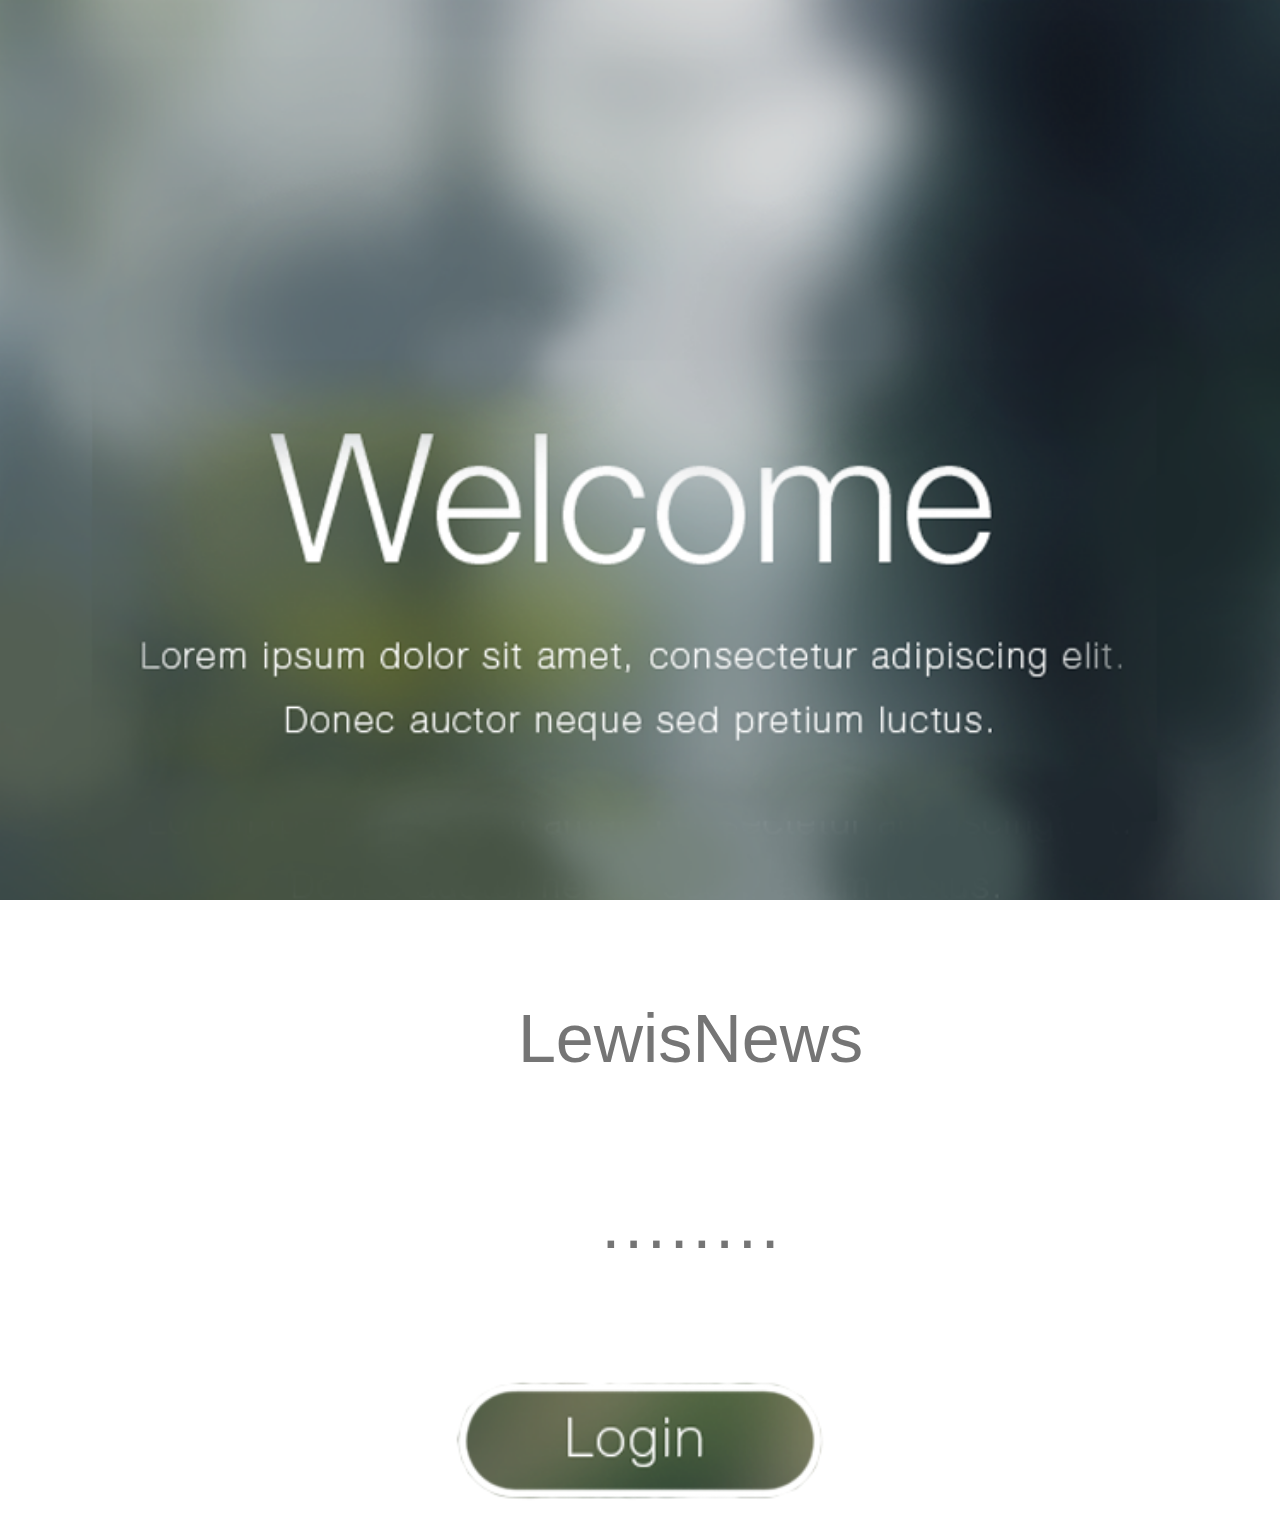
<file: login.html>
<!DOCTYPE html>
<html lang="en">
<head>
    <meta charset="UTF-8">
    <meta name="viewport" content="initial-scale=1.0, maximum-scale=1.0, user-scalable=no" />
    <meta name="x5-orientation" content="portrait | landscape" />
    <meta name="format-detection" content="telephone=no, email=no" />
    <meta name="screen-orientation" content="portrait">
    <link rel="shortcut icon" href="img/favicon.png">
    <link rel="stylesheet" href="css/swiper.min.css">
    <link rel="stylesheet" href="css/animate.css">
    <link rel="stylesheet" href="css/index.css">
    <script src="js/jquery.js"></script>
    <script src="js/swiper.jquery.js"></script>
    <script src="js/swiper.animate1.0.2.min.js"></script>
    <script src="js/index.js"></script>
    <title>News-APP</title>
</head>
<body>
    <div class="login">
        <div class="input">
            <input type="text" placeholder="LewisNews" required autofocus>
            <input type="password" placeholder="········" required>
        </div>
        <a href="list.html" class="ani" swiper-animate-effect="flash" swiper-animate-duration="0.8s" swiper-animate-delay="0.2s"></a>
    </div>
</body>
</html>
</file>
<file: css/index.css>
* {
  margin: 0;
  padding: 0;
  list-style: none;
  box-sizing: border-box; }

a {
  text-decoration: none;
  color: #ffffff; }

img {
  border: none; }

a, button {
  -webkit-tap-highlight-color: transparent; }

button {
  -webkit-appearance: none; }

html, body {
  width: 100%;
  height: 100%;
  font-family: Helvetica; }

@font-face {
  font-family: "iconfont";
  src: url("../font/iconfont.eot?t=1480950484019");
  /* IE9*/
  src: url("../font/iconfont.eot?t=1480950484019#iefix") format("embedded-opentype"), url("../font/iconfont.woff?t=1480950484019") format("woff"), url("../font/iconfont.ttf?t=1480950484019") format("truetype"), url("../font/iconfont.svg?t=1480950484019#iconfont") format("svg");
  /* iOS 4.1- */ }

.iconfont {
  font-family: "iconfont" !important;
  font-size: 16px;
  font-style: normal;
  -webkit-font-smoothing: antialiased;
  -webkit-text-stroke-width: 0.2px;
  -moz-osx-font-smoothing: grayscale; }

.icon-share6:before {
  content: "\e602"; }

.icon-shoucang:before {
  content: "\e611"; }

.icon-xinwen:before {
  content: "\e62c"; }

.icon-wode:before {
  content: "\e618"; }

.icon-tubiao15:before {
  content: "\e64f"; }

.icon-bbs:before {
  content: "\e600"; }

.swiper-container {
  width: 100%;
  height: 100%; }

.swiper-wrapper .swiper-slide:nth-child(1) {
  background-image: url("../img/flash/back1.png");
  background-size: cover;
  background-repeat: no-repeat; }
  .swiper-wrapper .swiper-slide:nth-child(1) .bg11 {
    width: 6.7rem;
    height: 7rem;
    margin: 2.8rem auto 0;
    background-image: url("../img/flash/11.png");
    background-size: cover;
    background-repeat: no-repeat; }

.swiper-wrapper .swiper-slide:nth-child(2) {
  background-image: url("../img/flash/back2.png");
  background-size: cover;
  background-repeat: no-repeat; }
  .swiper-wrapper .swiper-slide:nth-child(2) .bg11 {
    width: 6.9rem;
    height: 6.9rem;
    margin: 2.8rem auto 0;
    background-image: url("../img/flash/22.png");
    background-size: cover;
    background-repeat: no-repeat; }

.swiper-wrapper .swiper-slide:nth-child(3) {
  background-image: url("../img/flash/back3.png");
  background-size: cover;
  background-repeat: no-repeat; }
  .swiper-wrapper .swiper-slide:nth-child(3) .bg11 {
    width: 6.9rem;
    height: 6.9rem;
    margin: 2.8rem auto 0;
    background-image: url("../img/flash/33.png");
    background-size: cover;
    background-repeat: no-repeat; }

.swiper-wrapper .swiper-slide:nth-child(4) {
  background-image: url("../img/flash/back4.png");
  background-size: cover;
  background-repeat: no-repeat; }
  .swiper-wrapper .swiper-slide:nth-child(4) .bg11 {
    width: 6.9rem;
    height: 6.9rem;
    margin: 2.8rem auto 0;
    background-image: url("../img/flash/44.png");
    background-size: cover;
    background-repeat: no-repeat; }

.swiper-wrapper .swiper-slide:nth-child(5) {
  background-image: url("../img/flash/back5.png");
  background-size: cover;
  background-repeat: no-repeat; }
  .swiper-wrapper .swiper-slide:nth-child(5) .bg11 {
    width: 6.3rem;
    height: 5.9rem;
    margin: 1.8rem auto 0;
    background-image: url("../img/flash/55.png");
    background-size: cover;
    background-repeat: no-repeat; }
  .swiper-wrapper .swiper-slide:nth-child(5) .word {
    width: 3.1rem;
    height: 1.1rem;
    margin: 2.5rem auto 0;
    background-image: url("../img/flash/login.png");
    background-size: cover;
    background-repeat: no-repeat; }
    .swiper-wrapper .swiper-slide:nth-child(5) .word a {
      width: 100%;
      height: 100%;
      display: block; }

.swiper-wrapper .swiper-slide .word {
  width: 100%;
  height: 1.5rem;
  margin: 0.7rem auto 0;
  display: flex;
  font-size: 0.6rem;
  font-weight: bolder;
  font-style: italic;
  color: #ffffff;
  justify-content: space-around; }
  .swiper-wrapper .swiper-slide .word .word1 {
    align-self: flex-start; }
  .swiper-wrapper .swiper-slide .word .word2 {
    align-self: flex-end; }

.login {
  width: 100%;
  height: 100%;
  position: absolute;
  background-image: url("../img/login/login.png");
  background-size: cover;
  background-repeat: no-repeat; }
  .login .input {
    width: 4.6rem;
    height: 2.2rem;
    margin: 5.3rem auto 0; }
    .login .input input {
      font-size: 0.4rem;
      color: #ffffff;
      text-align: center;
      line-height: 0.8rem;
      border: none;
      outline: none;
      background-color: transparent; }
  .login a {
    display: block;
    width: 2.5rem;
    height: 1rem;
    margin: 0.5rem auto 0;
    background-image: url("../img/login/loginbtn.png");
    background-size: contain;
    background-repeat: no-repeat; }

.list {
  width: 100%;
  height: 100%;
  position: absolute;
  background-color: #efefef; }
  .list #index {
    width: 100%;
    display: block;
    padding-bottom: 1.4rem; }
    .list #index h2 {
      width: 100%;
      height: 1rem;
      background-color: #fafafa;
      border-bottom: 0.01rem solid #dcdcde;
      color: #000000;
      text-align: center;
      font-size: 0.5rem;
      line-height: 1rem; }
    .list #index .input {
      width: 100%;
      height: 1rem;
      display: flex;
      justify-content: space-around;
      align-items: center; }
      .list #index .input .search {
        width: 6.3rem;
        height: 0.75rem;
        background-color: #ffffff;
        border-radius: 0.1rem;
        display: flex;
        justify-content: flex-start;
        align-items: center; }
        .list #index .input .search .magnifier {
          width: 0.4rem;
          height: 0.4rem;
          margin-left: 0.1rem;
          background-image: url("../img/list/magnifier.png");
          background-size: cover;
          background-repeat: no-repeat;
          cursor: pointer; }
        .list #index .input .search input {
          width: 92%;
          font-size: 0.3rem;
          line-height: 0.75rem;
          border: none;
          outline: none;
          background-color: transparent; }
      .list #index .input .cancel {
        width: 0.4rem;
        height: 0.4rem;
        background-image: url("../img/list/cancel.png");
        background-size: cover;
        background-repeat: no-repeat;
        cursor: pointer; }
    .list #index .new {
      width: 100%;
      display: flex;
      justify-content: space-between;
      flex-wrap: wrap;
      align-content: center; }
      .list #index .new div {
        width: 3.66rem;
        height: 3.66rem;
        margin-bottom: 0.15rem; }
        .list #index .new div a {
          display: block;
          width: 100%;
          height: 100%; }
      .list #index .new .news1 {
        background-image: url("../img/list/1.png");
        background-size: cover;
        background-repeat: no-repeat; }
      .list #index .new .news2 {
        background-image: url("../img/list/2.png");
        background-size: cover;
        background-repeat: no-repeat; }
      .list #index .new .news3 {
        background-image: url("../img/list/3.png");
        background-size: cover;
        background-repeat: no-repeat; }
      .list #index .new .news4 {
        background-image: url("../img/list/4.png");
        background-size: cover;
        background-repeat: no-repeat; }
      .list #index .new .news5 {
        background-image: url("../img/list/5.png");
        background-size: cover;
        background-repeat: no-repeat; }
      .list #index .new .news6 {
        background-image: url("../img/list/6.png");
        background-size: cover;
        background-repeat: no-repeat; }
      .list #index .new .news7 {
        background-image: url("../img/list/7.png");
        background-size: cover;
        background-repeat: no-repeat; }
      .list #index .new .news8 {
        background-image: url("../img/list/8.png");
        background-size: cover;
        background-repeat: no-repeat; }
      .list #index .new .news9 {
        background-image: url("../img/list/9.png");
        background-size: cover;
        background-repeat: no-repeat; }
      .list #index .new .news10 {
        background-image: url("../img/list/10.png");
        background-size: cover;
        background-repeat: no-repeat; }
  .list #luntan {
    width: 100%;
    display: none;
    padding-bottom: 1.4rem; }
    .list #luntan h2 {
      width: 100%;
      height: 1rem;
      background-color: #fafafa;
      border-bottom: 0.01rem solid #dcdcde;
      color: #000000;
      text-align: center;
      font-size: 0.5rem;
      line-height: 1rem; }
    .list #luntan .input {
      width: 100%;
      height: 1rem;
      display: flex;
      justify-content: space-around;
      align-items: center; }
      .list #luntan .input .search {
        width: 6.3rem;
        height: 0.75rem;
        background-color: #ffffff;
        border-radius: 0.1rem;
        display: flex;
        justify-content: flex-start;
        align-items: center; }
        .list #luntan .input .search .magnifier {
          width: 0.4rem;
          height: 0.4rem;
          margin-left: 0.1rem;
          background-image: url("../img/list/magnifier.png");
          background-size: cover;
          background-repeat: no-repeat;
          cursor: pointer; }
        .list #luntan .input .search input {
          width: 92%;
          font-size: 0.3rem;
          line-height: 0.75rem;
          border: none;
          outline: none;
          background-color: transparent; }
      .list #luntan .input .cancel {
        width: 0.4rem;
        height: 0.4rem;
        background-image: url("../img/list/cancel.png");
        background-size: cover;
        background-repeat: no-repeat;
        cursor: pointer; }
    .list #luntan .luntanlist {
      width: 100%;
      padding-top: 0.1rem;
      background-color: #ffffff;
      padding-bottom: 0.1rem;
      border-radius: 0.2rem; }
      .list #luntan .luntanlist .item:nth-last-child(1) {
        border: none; }
      .list #luntan .luntanlist .item {
        width: 95%;
        height: 1.3rem;
        margin: 0 auto;
        border-bottom: 1px solid #bcbcbc; }
        .list #luntan .luntanlist .item .img {
          width: 0.9rem;
          height: 0.9rem;
          margin: 0.2rem;
          float: left;
          margin-left: 0;
          background-size: cover;
          background-repeat: no-repeat; }
        .list #luntan .luntanlist .item .huati {
          height: 100%;
          float: left; }
          .list #luntan .luntanlist .item .huati h3 {
            font-size: 0.3rem;
            color: #000000;
            margin-top: 0.3rem; }
          .list #luntan .luntanlist .item .huati h5 {
            font-size: 0.18rem;
            color: #8d8d8d;
            margin-top: 0.1rem; }
        .list #luntan .luntanlist .item .guanzhu {
          width: 0.6rem;
          height: 0.6rem;
          float: right;
          margin: 0.35rem;
          background-size: cover;
          background-repeat: no-repeat; }
      .list #luntan .luntanlist .item:nth-child(1) .img {
        background-image: url("../img/luntan/1.png"); }
      .list #luntan .luntanlist .item:nth-child(1) .guanzhu {
        background-image: url("../img/luntan/people.png"); }
      .list #luntan .luntanlist .item:nth-child(2) .img {
        background-image: url("../img/luntan/2.png"); }
      .list #luntan .luntanlist .item:nth-child(2) .guanzhu {
        background-image: url("../img/luntan/guanzhu.png"); }
      .list #luntan .luntanlist .item:nth-child(3) .img {
        background-image: url("../img/luntan/3.png"); }
      .list #luntan .luntanlist .item:nth-child(3) .guanzhu {
        background-image: url("../img/luntan/guanzhu.png"); }
      .list #luntan .luntanlist .item:nth-child(4) .img {
        background-image: url("../img/luntan/4.png"); }
      .list #luntan .luntanlist .item:nth-child(4) .guanzhu {
        background-image: url("../img/luntan/guanzhu.png"); }
      .list #luntan .luntanlist .item:nth-child(5) .img {
        background-image: url("../img/luntan/5.png"); }
      .list #luntan .luntanlist .item:nth-child(5) .guanzhu {
        background-image: url("../img/luntan/jia.png"); }
      .list #luntan .luntanlist .item:nth-child(6) .img {
        background-image: url("../img/luntan/6.png"); }
      .list #luntan .luntanlist .item:nth-child(6) .guanzhu {
        background-image: url("../img/luntan/jia.png"); }
      .list #luntan .luntanlist .item:nth-child(7) .img {
        background-image: url("../img/luntan/7.png"); }
      .list #luntan .luntanlist .item:nth-child(7) .guanzhu {
        background-image: url("../img/luntan/jia.png"); }
      .list #luntan .luntanlist .item:nth-child(8) .img {
        background-image: url("../img/luntan/8.png"); }
      .list #luntan .luntanlist .item:nth-child(8) .guanzhu {
        background-image: url("../img/luntan/jia.png"); }
  .list #xiaoxi {
    width: 100%;
    display: none;
    padding-bottom: 1.4rem; }
    .list #xiaoxi h2 {
      width: 100%;
      height: 1rem;
      background-color: #fafafa;
      border-bottom: 0.01rem solid #dcdcde;
      color: #000000;
      text-align: center;
      font-size: 0.5rem;
      line-height: 1rem; }
    .list #xiaoxi .input {
      width: 100%;
      height: 1rem;
      display: flex;
      justify-content: space-around;
      align-items: center; }
      .list #xiaoxi .input .search {
        width: 6.3rem;
        height: 0.75rem;
        background-color: #ffffff;
        border-radius: 0.1rem;
        display: flex;
        justify-content: flex-start;
        align-items: center; }
        .list #xiaoxi .input .search .magnifier {
          width: 0.4rem;
          height: 0.4rem;
          margin-left: 0.1rem;
          background-image: url("../img/list/magnifier.png");
          background-size: cover;
          background-repeat: no-repeat;
          cursor: pointer; }
        .list #xiaoxi .input .search input {
          width: 92%;
          font-size: 0.3rem;
          line-height: 0.75rem;
          border: none;
          outline: none;
          background-color: transparent; }
      .list #xiaoxi .input .cancel {
        width: 0.4rem;
        height: 0.4rem;
        background-image: url("../img/list/cancel.png");
        background-size: cover;
        background-repeat: no-repeat;
        cursor: pointer; }
    .list #xiaoxi .xiaoxilist {
      width: 100%;
      padding-top: 0.1rem;
      padding-bottom: 0.1rem;
      background-color: #ffffff;
      border-radius: 0.2rem; }
      .list #xiaoxi .xiaoxilist .item:nth-last-child(1) {
        border: none; }
      .list #xiaoxi .xiaoxilist .item {
        width: 95%;
        height: 1.3rem;
        margin: 0 auto;
        border-bottom: 1px solid #bcbcbc; }
        .list #xiaoxi .xiaoxilist .item .img {
          width: 0.9rem;
          height: 0.9rem;
          margin: 0.2rem;
          float: left;
          margin-left: 0;
          background-size: cover;
          background-repeat: no-repeat; }
        .list #xiaoxi .xiaoxilist .item .huati {
          height: 100%;
          float: left; }
          .list #xiaoxi .xiaoxilist .item .huati h3 {
            font-size: 0.3rem;
            color: #000000;
            margin-top: 0.3rem; }
          .list #xiaoxi .xiaoxilist .item .huati h5 {
            font-size: 0.18rem;
            color: #8d8d8d;
            margin-top: 0.1rem; }
        .list #xiaoxi .xiaoxilist .item .time {
          font-size: 0.2rem;
          color: #8d8d8d;
          line-height: 0.6rem;
          float: right;
          margin: 0.3rem; }
      .list #xiaoxi .xiaoxilist .item:nth-child(1) .img {
        background-image: url("../img/xiaoxi/1.png"); }
      .list #xiaoxi .xiaoxilist .item:nth-child(2) .img {
        background-image: url("../img/xiaoxi/2.png"); }
      .list #xiaoxi .xiaoxilist .item:nth-child(3) .img {
        background-image: url("../img/xiaoxi/3.png"); }
      .list #xiaoxi .xiaoxilist .item:nth-child(4) .img {
        background-image: url("../img/xiaoxi/4.png"); }
      .list #xiaoxi .xiaoxilist .item:nth-child(5) .img {
        background-image: url("../img/xiaoxi/5.png"); }
  .list #wode {
    width: 100%;
    display: none;
    padding-bottom: 1.4rem; }
    .list #wode .img {
      width: 100%;
      height: 5.09rem;
      background-image: url("../img/wode/head.png");
      background-size: cover;
      background-repeat: no-repeat;
      position: relative; }
      .list #wode .img .yejian {
        width: 50%;
        height: 1.18rem;
        background-image: url("../img/wode/yejian.png");
        background-size: cover;
        background-repeat: no-repeat;
        position: absolute;
        left: 0;
        bottom: 0; }
      .list #wode .img .lixian {
        width: 50%;
        height: 1.18rem;
        background-image: url("../img/wode/lixian.png");
        background-size: cover;
        background-repeat: no-repeat;
        position: absolute;
        right: 0;
        bottom: 0; }
    .list #wode .option {
      width: 100%;
      height: 1.8rem;
      background-color: #ffffff;
      display: flex;
      justify-content: space-around; }
      .list #wode .option .item {
        height: 100%;
        text-align: center;
        position: relative; }
        .list #wode .option .item img {
          width: 0.8rem;
          height: 0.8rem;
          display: block;
          margin: 0.2rem; }
        .list #wode .option .item span {
          font-size: 0.3rem;
          line-height: 0.4rem;
          color: #000000;
          display: block; }
        .list #wode .option .item:after {
          content: '';
          display: block;
          width: 0.02rem;
          height: 100%;
          position: absolute;
          top: 0;
          left: 130%;
          background-color: #efefef; }
    .list #wode .optionlist {
      width: 100%;
      padding-top: 0.1rem;
      padding-bottom: 0.1rem;
      background-color: #ffffff;
      border-radius: 0.2rem;
      margin-top: 0.2rem; }
      .list #wode .optionlist .item:nth-last-child(1) {
        border: none; }
      .list #wode .optionlist .item {
        width: 95%;
        height: 1rem;
        margin: 0 auto;
        border-bottom: 1px solid #bcbcbc; }
        .list #wode .optionlist .item h3 {
          font-size: 0.4rem;
          line-height: 1rem;
          padding-left: 0.3rem;
          color: #000000;
          float: left; }
        .list #wode .optionlist .item .more {
          width: 0.3rem;
          height: 0.3rem;
          float: right;
          margin: 0.3rem;
          background-image: url("../img/wode/more.png");
          background-size: cover;
          background-repeat: no-repeat; }

#nav {
  width: 100%;
  height: 1.4rem;
  padding: 0.2rem;
  border-top: 0.01rem solid #8f8e8e;
  position: fixed;
  bottom: 0;
  background-color: #ffffff;
  display: flex;
  justify-content: space-around;
  z-index: 100; }
  #nav .item {
    width: 1rem;
    height: 1rem;
    color: #8f8e8e;
    text-align: center; }
    #nav .item i {
      display: block;
      line-height: 0.5rem;
      font-size: 0.5rem; }
    #nav .item span {
      line-height: 0.5rem;
      font-size: 0.3rem;
      display: block; }
  #nav .item.active {
    color: #4096fb; }

.news {
  width: 100%;
  position: absolute;
  background-color: #efefef; }
  .news .title {
    width: 100%;
    height: 1rem;
    background-color: #3A393E;
    display: flex;
    justify-content: space-between;
    align-items: center;
    padding: 0.2rem; }
    .news .title .back {
      width: 1.5rem;
      height: 0.6rem;
      background-image: url("../img/news/back.png");
      background-size: cover;
      background-position: center;
      background-repeat: no-repeat; }
      .news .title .back a {
        width: 100%;
        height: 100%;
        display: block; }
    .news .title p {
      font-size: 0.5rem;
      line-height: 1rem;
      color: #ffffff; }
    .news .title .nav {
      width: 0.7rem;
      height: 0.4rem;
      background-image: url("../img/news/nav.png");
      background-size: cover;
      background-position: center;
      background-repeat: no-repeat; }
    .news .title .nav-menu {
      width: 100%;
      height: 7.42rem;
      position: fixed;
      bottom: 0;
      left: 0;
      right: 0;
      margin: auto;
      display: none;
      background-image: url("../img/news/navmenu.png");
      background-size: cover;
      background-repeat: no-repeat;
      z-index: 10; }
  .news .newslist {
    width: 100%;
    display: flex;
    flex-wrap: wrap;
    justify-content: center;
    align-items: center;
    padding: 0.25rem 0; }
    .news .newslist .newsItem {
      width: 7rem;
      height: 3.5rem;
      background-color: #ffffff;
      border-radius: 0.1rem;
      margin-bottom: 0.25rem;
      padding-top: 0.1rem;
      display: flex;
      flex-wrap: wrap;
      justify-content: center;
      align-items: center;
      position: relative; }
      .news .newslist .newsItem a {
        position: absolute;
        width: 100%;
        height: 100%;
        display: block;
        z-index: 1; }
      .news .newslist .newsItem .img {
        width: 6.7rem;
        height: 2.7rem;
        position: relative;
        background-size: cover;
        background-position: center;
        background-repeat: no-repeat; }
        .news .newslist .newsItem .img .focus {
          height: 0.5rem;
          background-color: rgba(0, 0, 0, 0.8);
          color: #ffffff;
          font-size: 0.3rem;
          line-height: 0.5rem;
          position: absolute;
          right: 0;
          bottom: 0;
          padding: 0 0.2rem; }
      .news .newslist .newsItem .title {
        width: 100%;
        height: 0.5rem;
        padding: 0 0.2rem;
        display: flex;
        justify-content: space-between;
        align-items: center;
        flex-wrap: wrap;
        background-color: #ffffff; }
        .news .newslist .newsItem .title h3 {
          width: 90%;
          height: 0.5rem;
          line-height: 0.5rem;
          font-size: 0.3rem;
          color: #8f8f8f;
          font-weight: bold;
          overflow: hidden;
          align-self: center; }
        .news .newslist .newsItem .title .more {
          width: 0.3rem;
          height: 0.3rem;
          background-image: url("../img/news/more.png");
          background-size: cover;
          background-position: center;
          background-repeat: no-repeat; }
    .news .newslist .newsItem:nth-child(1) .img {
      background-image: url("../img/news/news1.jpg"); }
    .news .newslist .newsItem:nth-child(2) .img {
      background-image: url("../img/news/news2.jpg"); }
    .news .newslist .newsItem:nth-child(3) .img {
      background-image: url("../img/news/news3.jpg"); }
    .news .newslist .newsItem:nth-child(4) .img {
      background-image: url("../img/news/news4.jpg"); }

.content {
  width: 100%;
  height: 100%;
  position: absolute; }
  .content .title {
    width: 100%;
    height: 1rem;
    background-color: #ffffff;
    display: flex;
    justify-content: space-between;
    align-items: center;
    padding: 0.2rem; }
    .content .title .back {
      width: 0.45rem;
      height: 0.45rem;
      background-image: url("../img/contents/back.png");
      background-size: cover;
      background-position: center;
      background-repeat: no-repeat; }
      .content .title .back a {
        width: 100%;
        height: 100%;
        display: block; }
    .content .title p {
      width: 5rem;
      height: 1rem;
      font-size: 0.4rem;
      line-height: 1rem;
      color: #000000;
      overflow: hidden; }
    .content .title .nav {
      width: 0.53rem;
      height: 0.45rem;
      background-image: url("../img/contents/nav.png");
      background-size: cover;
      background-position: center;
      background-repeat: no-repeat; }
    .content .title .share {
      width: 5.39rem;
      height: 7.27rem;
      background-image: url("../img/contents/share.png");
      background-size: cover;
      background-position: center;
      background-repeat: no-repeat;
      position: fixed;
      top: 0;
      left: 0;
      right: 0;
      bottom: 0;
      margin: auto;
      display: none; }
  .content .img {
    width: 100%;
    height: 3.5rem;
    background-image: url("../img/contents/title.jpg");
    background-size: cover;
    background-position: center;
    background-repeat: no-repeat; }
  .content .head {
    width: 100%;
    height: 1.4rem;
    padding: 0.2rem 0.3rem;
    line-height: 0.5rem;
    color: #ff8081;
    font-size: 0.4rem;
    font-weight: bolder;
    overflow: hidden; }
  .content .word {
    width: 100%;
    padding: 0.2rem 0.3rem;
    line-height: 0.3rem;
    color: #666666;
    font-size: 0.24rem; }
    .content .word p {
      text-indent: 2em;
      margin-bottom: 0.2rem; }
      .content .word p img {
        display: block;
        width: 100%;
        margin: 0 auto; }
  .content .pinglun {
    width: 100%;
    height: 1rem;
    position: fixed;
    bottom: 0;
    background-color: #ffffff;
    color: rgba(31, 99, 119, 0.51);
    display: flex;
    justify-content: space-around;
    align-items: center;
    font-size: 0.6rem; }
    .content .pinglun input {
      width: 4rem;
      font-size: 0.3rem;
      line-height: 0.6rem;
      border: 0.01rem solid #0D8BBD;
      border-radius: 0.4rem;
      outline: none;
      background-color: transparent;
      padding-left: 0.2rem; }
</file>
